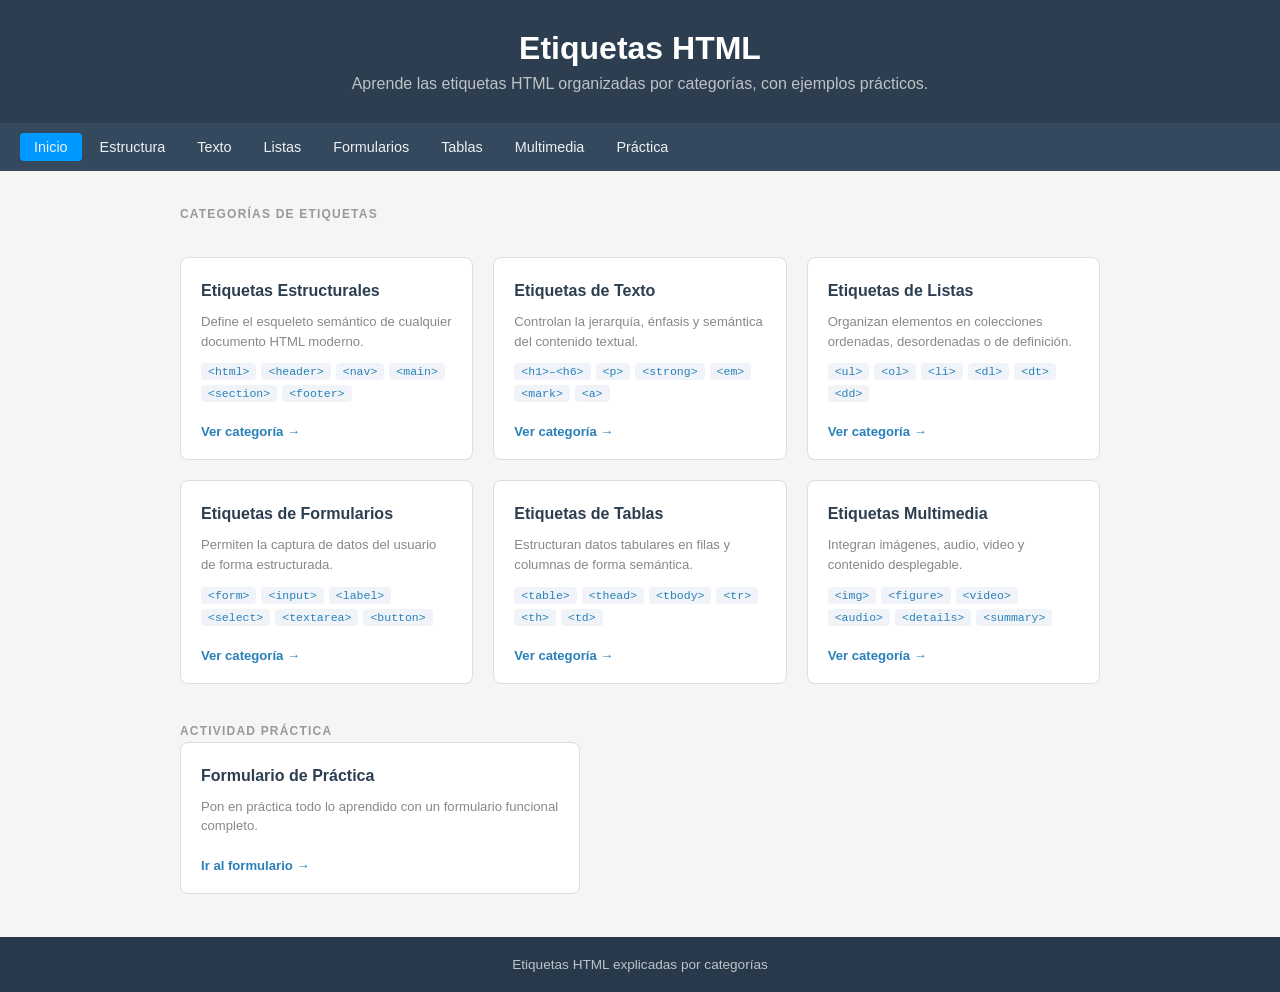
<file: index.html>
<!DOCTYPE html>
<html lang="es">
<head>
  <meta charset="UTF-8">
  <meta name="viewport" content="width=device-width, initial-scale=1.0">
  <title>Etiquetas HTML</title>
  <link rel="stylesheet" href="css/Style.css">
</head>
<body>
<!-- Contenido visible de la página -->
<!-- Encabezado principal -->
<header>
  <h1>Etiquetas HTML</h1>
  <p>Aprende las etiquetas HTML organizadas por categorías, con ejemplos prácticos.</p>
</header>
<!-- Barra de navegación -->
<nav>
  <a href="index.html" class="active">Inicio</a>
  <a href="estructura.html">Estructura</a>
  <a href="texto.html">Texto</a>
  <a href="listas.html">Listas</a>
  <a href="formularios.html">Formularios</a>
  <a href="tablas.html">Tablas</a>
  <a href="multimedia.html">Multimedia</a>
  <a href="practica.html">Práctica</a>
</nav>
<!-- Contenido principal de la página -->
<!-- Zona principal -->
<main>
<!-- Zona de navegación entre categorías -->
  <p class="section-label">Categorías de etiquetas</p>
  <div class="cards-grid">
    <a href="estructura.html" class="card">
      <div class="card-top"><h2>Etiquetas Estructurales</h2></div>
      <p>Define el esqueleto semántico de cualquier documento HTML moderno.</p>
      <div class="card-tags"><code>&lt;html&gt;</code><code>&lt;header&gt;</code><code>&lt;nav&gt;</code><code>&lt;main&gt;</code><code>&lt;section&gt;</code><code>&lt;footer&gt;</code></div>
      <div class="card-link">Ver categoría →</div>
    </a>
    <a href="texto.html" class="card">
      <div class="card-top"><h2>Etiquetas de Texto</h2></div>
      <p>Controlan la jerarquía, énfasis y semántica del contenido textual.</p>
      <div class="card-tags"><code>&lt;h1&gt;–&lt;h6&gt;</code><code>&lt;p&gt;</code><code>&lt;strong&gt;</code><code>&lt;em&gt;</code><code>&lt;mark&gt;</code><code>&lt;a&gt;</code></div>
      <div class="card-link">Ver categoría →</div>
    </a>
    <a href="listas.html" class="card">
      <div class="card-top"><h2>Etiquetas de Listas</h2></div>
      <p>Organizan elementos en colecciones ordenadas, desordenadas o de definición.</p>
      <div class="card-tags"><code>&lt;ul&gt;</code><code>&lt;ol&gt;</code><code>&lt;li&gt;</code><code>&lt;dl&gt;</code><code>&lt;dt&gt;</code><code>&lt;dd&gt;</code></div>
      <div class="card-link">Ver categoría →</div>
    </a>
    <a href="formularios.html" class="card">
      <div class="card-top"><h2>Etiquetas de Formularios</h2></div>
      <p>Permiten la captura de datos del usuario de forma estructurada.</p>
      <div class="card-tags"><code>&lt;form&gt;</code><code>&lt;input&gt;</code><code>&lt;label&gt;</code><code>&lt;select&gt;</code><code>&lt;textarea&gt;</code><code>&lt;button&gt;</code></div>
      <div class="card-link">Ver categoría →</div>
    </a>
    <a href="tablas.html" class="card">
      <div class="card-top"><h2>Etiquetas de Tablas</h2></div>
      <p>Estructuran datos tabulares en filas y columnas de forma semántica.</p>
      <div class="card-tags"><code>&lt;table&gt;</code><code>&lt;thead&gt;</code><code>&lt;tbody&gt;</code><code>&lt;tr&gt;</code><code>&lt;th&gt;</code><code>&lt;td&gt;</code></div>
      <div class="card-link">Ver categoría →</div>
    </a>
    <a href="multimedia.html" class="card">
      <div class="card-top"><h2>Etiquetas Multimedia</h2></div>
      <p>Integran imágenes, audio, video y contenido desplegable.</p>
      <div class="card-tags"><code>&lt;img&gt;</code><code>&lt;figure&gt;</code><code>&lt;video&gt;</code><code>&lt;audio&gt;</code><code>&lt;details&gt;</code><code>&lt;summary&gt;</code></div>
      <div class="card-link">Ver categoría →</div>
    </a>
  </div>
  <p class="section-label" style="margin-top:40px">Actividad práctica</p>
  <a href="practica.html" class="card" style="max-width:400px">
    <div class="card-top"><h2>Formulario de Práctica</h2></div>
    <p>Pon en práctica todo lo aprendido con un formulario funcional completo.</p>
    <div class="card-link">Ir al formulario →</div>
  </a>
</main>
<!-- Pie de página con información adicional -->
<footer><p>Etiquetas HTML explicadas por categorías</p></footer>
<!-- Botón para volver al inicio de la página -->
<button id="btnTop" onclick="irArriba()" title="Volver arriba">⬆</button>
<!-- Scripts de interacción (botón subir, pestañas, formularios, etc.) -->
<script src="js/script.js"></script>
</body>
</html>
</file>
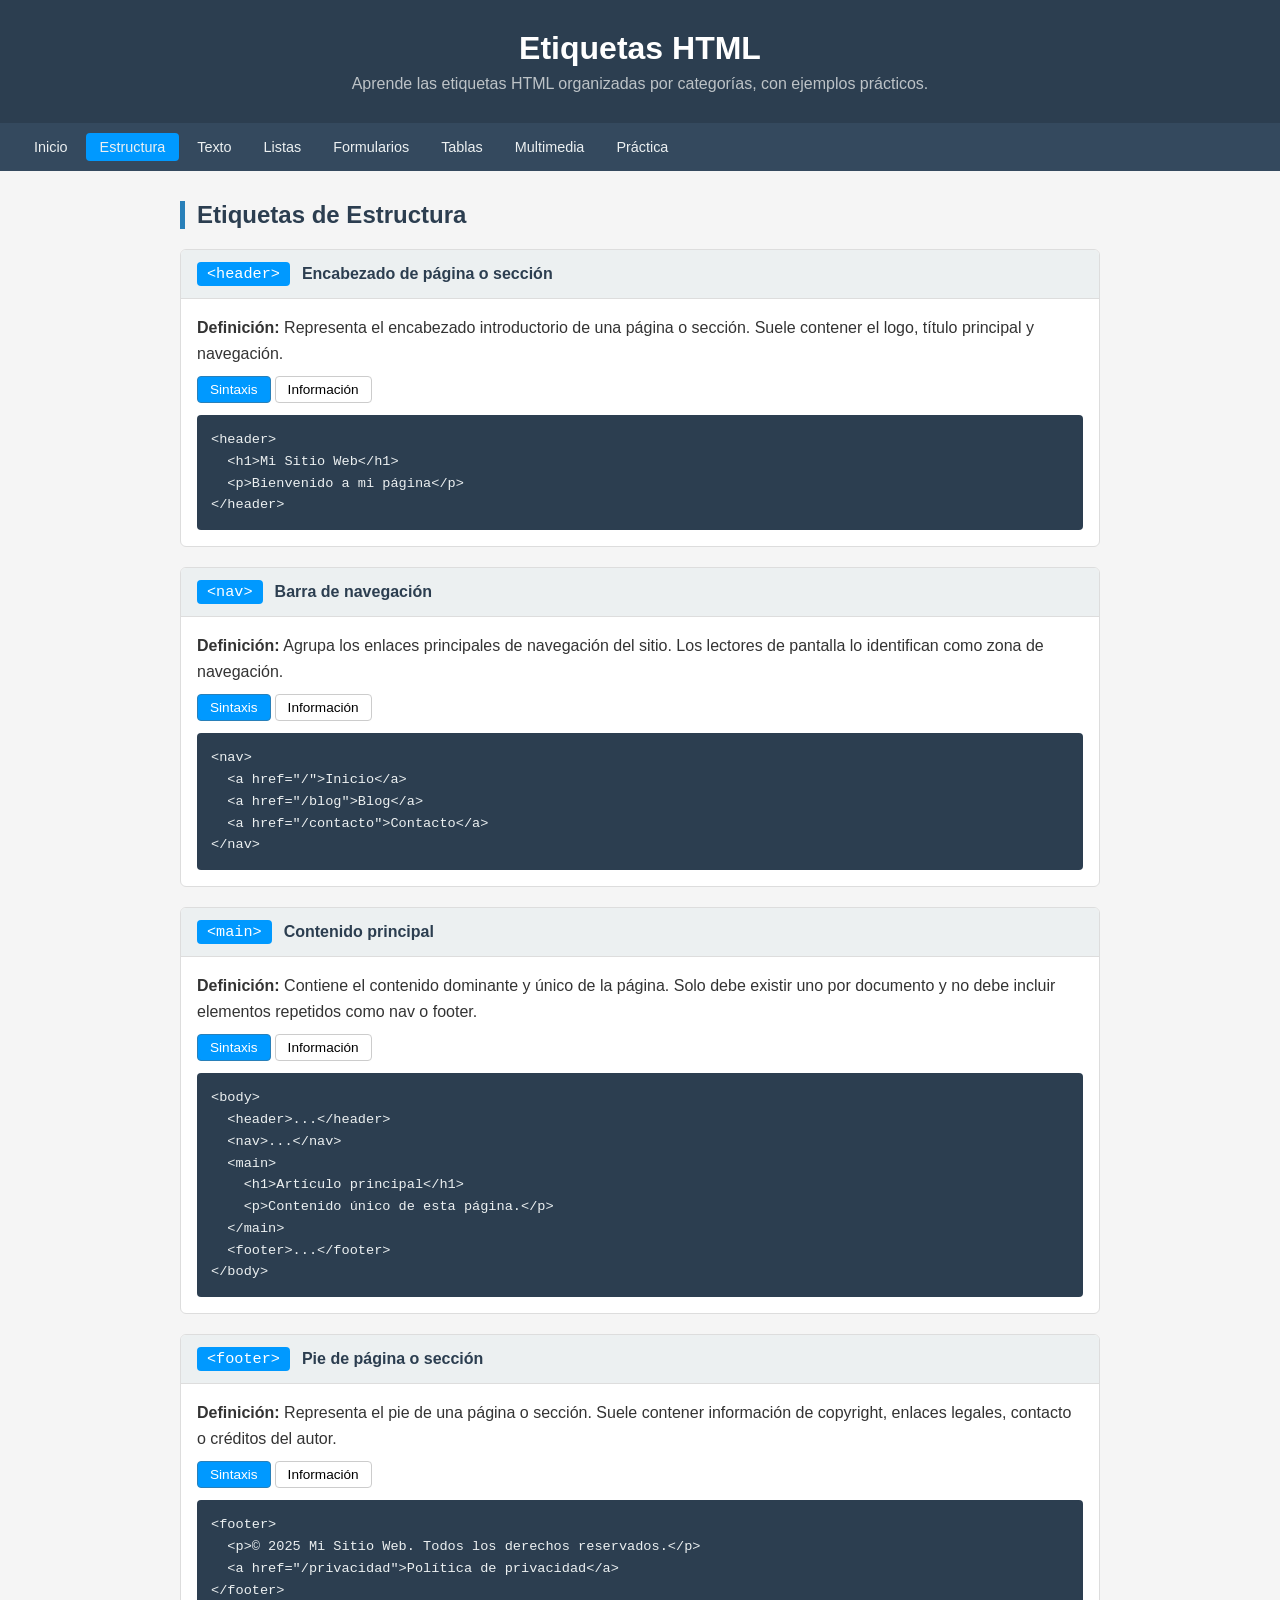
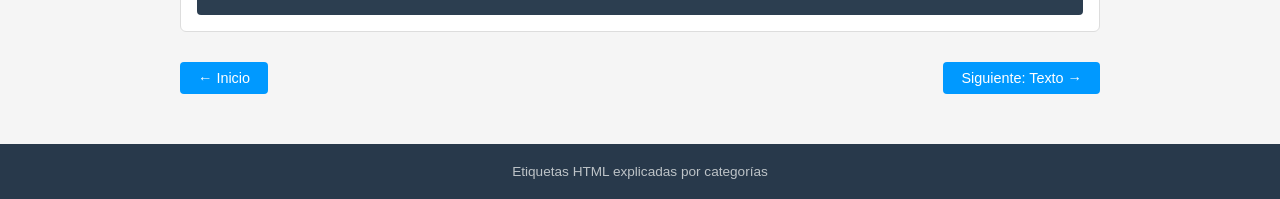
<file: estructura.html>
<!DOCTYPE html>
<html lang="es">
<head>
  <meta charset="UTF-8">
  <meta name="viewport" content="width=device-width, initial-scale=1.0">
  <title>Etiquetas HTML</title>
  <link rel="stylesheet" href="css/Style.css">
</head>
<body>
<!-- Contenido visible de la página -->
<!-- Encabezado principal -->
<header>
  <h1>Etiquetas HTML</h1>
  <p>Aprende las etiquetas HTML organizadas por categorías, con ejemplos prácticos.</p>
</header>
<!-- Barra de navegación -->
<nav>
  <a href="index.html">Inicio</a>
  <a href="estructura.html" class="active">Estructura</a>
  <a href="texto.html">Texto</a>
  <a href="listas.html">Listas</a>
  <a href="formularios.html">Formularios</a>
  <a href="tablas.html">Tablas</a>
  <a href="multimedia.html">Multimedia</a>
  <a href="practica.html">Práctica</a>
</nav>
<!-- Contenido principal de la página -->
<!-- Zona principal -->
<main>
<!-- Sección de contenido de la categoría -->
<section class="categoria">
  <h2 class="categoria-titulo">Etiquetas de Estructura</h2>

  <div class="tarjeta">
    <div class="tarjeta-header">
      <span class="etiqueta-nombre">&lt;header&gt;</span>
      <h3>Encabezado de página o sección</h3>
    </div>
    <div class="tarjeta-body">
      <p><strong>Definición:</strong> Representa el encabezado introductorio de una página o sección. Suele contener el logo, título principal y navegación.</p>
      <div class="tabs">
        <button class="tab-btn active" onclick="tab(this,'header1','sin')">Sintaxis</button>
        <button class="tab-btn" onclick="tab(this,'header1','dem')">Información</button>
      </div>
      <div id="header1-sin" class="tab-panel active">
<pre>&lt;header&gt;
  &lt;h1&gt;Mi Sitio Web&lt;/h1&gt;
  &lt;p&gt;Bienvenido a mi página&lt;/p&gt;
&lt;/header&gt;</pre>
      </div>
      <div id="header1-dem" class="tab-panel">
        <div class="Información">
          <div style="background:#2c3e50;color:white;padding:14px;border-radius:4px;text-align:center">
            <strong>Mi Sitio Web</strong><br>
            <small style="color:#bdc3c7">Bienvenido a mi página</small>
          </div>
          <p style="margin-top:10px;font-size:0.85rem;color:#888">Puede haber varios <code>&lt;header&gt;</code> en una página (uno por sección), pero solo uno como encabezado principal.</p>
        </div>
      </div>
    </div>
  </div>

  <div class="tarjeta">
    <div class="tarjeta-header">
      <span class="etiqueta-nombre">&lt;nav&gt;</span>
      <h3>Barra de navegación</h3>
    </div>
    <div class="tarjeta-body">
      <p><strong>Definición:</strong> Agrupa los enlaces principales de navegación del sitio. Los lectores de pantalla lo identifican como zona de navegación.</p>
      <div class="tabs">
        <button class="tab-btn active" onclick="tab(this,'nav1','sin')">Sintaxis</button>
        <button class="tab-btn" onclick="tab(this,'nav1','dem')">Información</button>
      </div>
      <div id="nav1-sin" class="tab-panel active">
<pre>&lt;nav&gt;
  &lt;a href="/"&gt;Inicio&lt;/a&gt;
  &lt;a href="/blog"&gt;Blog&lt;/a&gt;
  &lt;a href="/contacto"&gt;Contacto&lt;/a&gt;
&lt;/nav&gt;</pre>
      </div>
      <div id="nav1-dem" class="tab-panel">
        <div class="Información">
          <div style="background:#34495e;padding:10px 16px;border-radius:4px;display:flex;gap:10px;flex-wrap:wrap">
            <a href="#" style="color:#ecf0f1;text-decoration:none;padding:4px 10px;border-radius:4px;background:#2980b9;font-size:0.85rem">Inicio</a>
            <a href="#" style="color:#ecf0f1;text-decoration:none;padding:4px 10px;border-radius:4px;font-size:0.85rem">Blog</a>
            <a href="#" style="color:#ecf0f1;text-decoration:none;padding:4px 10px;border-radius:4px;font-size:0.85rem">Contacto</a>
          </div>
          <p style="margin-top:10px;font-size:0.85rem;color:#888">No uses <code>&lt;nav&gt;</code> para todos los grupos de enlaces, solo para los bloques de navegación principales.</p>
        </div>
      </div>
    </div>
  </div>

  <div class="tarjeta">
    <div class="tarjeta-header">
      <span class="etiqueta-nombre">&lt;main&gt;</span>
      <h3>Contenido principal</h3>
    </div>
    <div class="tarjeta-body">
      <p><strong>Definición:</strong> Contiene el contenido dominante y único de la página. Solo debe existir uno por documento y no debe incluir elementos repetidos como nav o footer.</p>
      <div class="tabs">
        <button class="tab-btn active" onclick="tab(this,'main1','sin')">Sintaxis</button>
        <button class="tab-btn" onclick="tab(this,'main1','dem')">Información</button>
      </div>
      <div id="main1-sin" class="tab-panel active">
<pre>&lt;body&gt;
  &lt;header&gt;...&lt;/header&gt;
  &lt;nav&gt;...&lt;/nav&gt;
  &lt;main&gt;
    &lt;h1&gt;Artículo principal&lt;/h1&gt;
    &lt;p&gt;Contenido único de esta página.&lt;/p&gt;
  &lt;/main&gt;
  &lt;footer&gt;...&lt;/footer&gt;
&lt;/body&gt;</pre>
      </div>
      <div id="main1-dem" class="tab-panel">
        <div class="Información">
          <div style="border:2px dashed #2980b9;border-radius:4px;padding:14px;font-size:0.85rem">
            <strong style="color:#2980b9">&lt;main&gt;</strong>
            <p style="margin-top:6px">Todo el contenido principal y único de la página va aquí.</p>
          </div>
          <p style="margin-top:10px;font-size:0.85rem;color:#888">Solo un <code>&lt;main&gt;</code> por página. Ayuda a los lectores de pantalla a saltar directo al contenido.</p>
        </div>
      </div>
    </div>
  </div>

  <div class="tarjeta">
    <div class="tarjeta-header">
      <span class="etiqueta-nombre">&lt;footer&gt;</span>
      <h3>Pie de página o sección</h3>
    </div>
    <div class="tarjeta-body">
      <p><strong>Definición:</strong> Representa el pie de una página o sección. Suele contener información de copyright, enlaces legales, contacto o créditos del autor.</p>
      <div class="tabs">
        <button class="tab-btn active" onclick="tab(this,'footer1','sin')">Sintaxis</button>
        <button class="tab-btn" onclick="tab(this,'footer1','dem')">Información</button>
      </div>
      <div id="footer1-sin" class="tab-panel active">
<pre>&lt;footer&gt;
  &lt;p&gt;© 2025 Mi Sitio Web. Todos los derechos reservados.&lt;/p&gt;
  &lt;a href="/privacidad"&gt;Política de privacidad&lt;/a&gt;
&lt;/footer&gt;</pre>
      </div>
      <div id="footer1-dem" class="tab-panel">
        <div class="Información">
          <div style="background:#2c3e50;color:#bdc3c7;padding:14px;border-radius:4px;text-align:center;font-size:0.85rem">
            © 2025 Mi Sitio Web. Todos los derechos reservados.<br>
            <a href="#" style="color:#2980b9;margin-top:4px;display:inline-block">Política de privacidad</a>
          </div>
        </div>
      </div>
    </div>
  </div>

  <!-- Navegación entre páginas de la guía -->
  <div class="paginacion">
    <a href="index.html">← Inicio</a>
    <a href="texto.html">Siguiente: Texto →</a>
  </div>
</section>
</main>
<!-- Pie de página con información adicional -->
<footer><p>Etiquetas HTML explicadas por categorías</p></footer>
<!-- Botón para volver al inicio de la página -->
<button id="btnTop" onclick="irArriba()" title="Volver arriba">⬆</button>
<!-- Scripts de interacción (botón subir, pestañas, formularios, etc.) -->
<script src="js/script.js"></script>
</body>
</html>
</file>
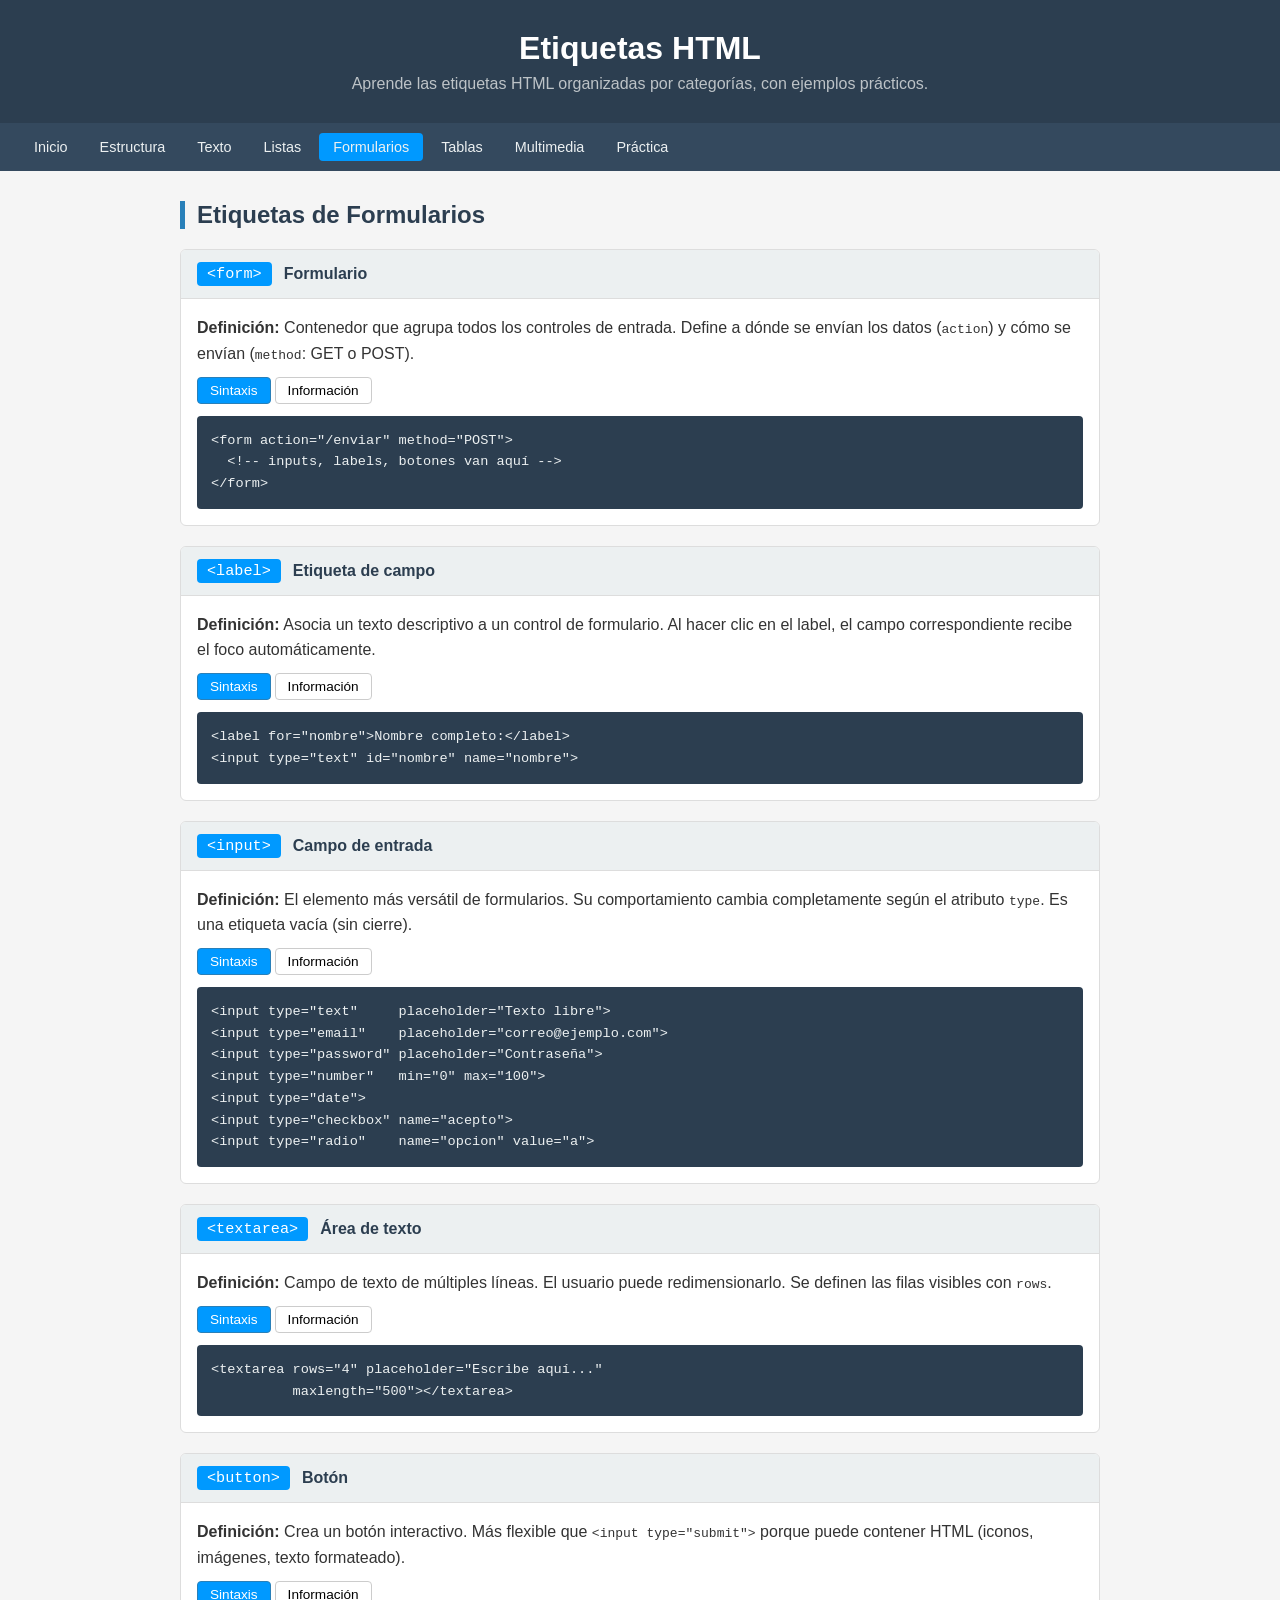
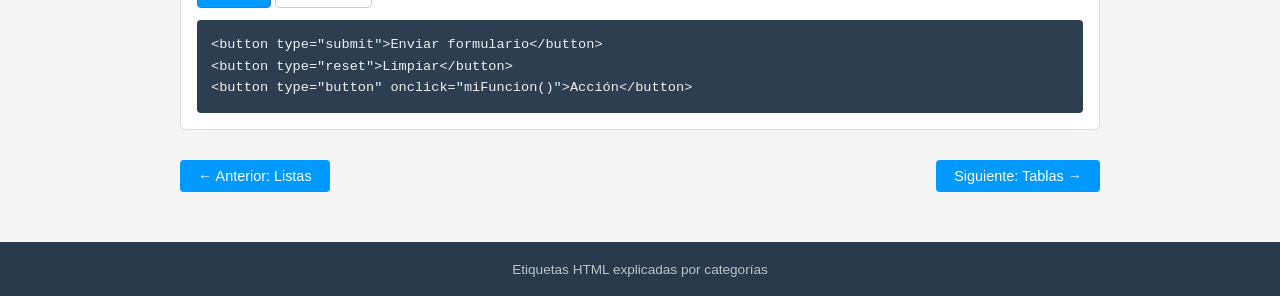
<file: formularios.html>
<!DOCTYPE html>
<html lang="es">
<head>
  <meta charset="UTF-8">
  <meta name="viewport" content="width=device-width, initial-scale=1.0">
  <title>Etiquetas HTML</title>
  <link rel="stylesheet" href="css/Style.css">
</head>
<body>
<!-- Contenido visible de la página -->
<!-- Encabezado principal -->
<header>
  <h1>Etiquetas HTML</h1>
  <p>Aprende las etiquetas HTML organizadas por categorías, con ejemplos prácticos.</p>
</header>
<!-- Barra de navegación -->
<nav>
  <a href="index.html">Inicio</a>
  <a href="estructura.html">Estructura</a>
  <a href="texto.html">Texto</a>
  <a href="listas.html">Listas</a>
  <a href="formularios.html" class="active">Formularios</a>
  <a href="tablas.html">Tablas</a>
  <a href="multimedia.html">Multimedia</a>
  <a href="practica.html">Práctica</a>
</nav>
<!-- Contenido principal de la página -->
<!-- Zona principal -->
<main>
<!-- Sección de contenido de la categoría -->
<section class="categoria">
  <h2 class="categoria-titulo">Etiquetas de Formularios</h2>

  <div class="tarjeta">
    <div class="tarjeta-header">
      <span class="etiqueta-nombre">&lt;form&gt;</span>
      <h3>Formulario</h3>
    </div>
    <div class="tarjeta-body">
      <p><strong>Definición:</strong> Contenedor que agrupa todos los controles de entrada. Define a dónde se envían los datos (<code>action</code>) y cómo se envían (<code>method</code>: GET o POST).</p>
      <div class="tabs">
        <button class="tab-btn active" onclick="tab(this,'form1','sin')">Sintaxis</button>
        <button class="tab-btn" onclick="tab(this,'form1','dem')">Información</button>
      </div>
      <div id="form1-sin" class="tab-panel active">
<pre>&lt;form action="/enviar" method="POST"&gt;
  &lt;!-- inputs, labels, botones van aquí --&gt;
&lt;/form&gt;</pre>
      </div>
      <div id="form1-dem" class="tab-panel">
        <div class="Información">
          <p style="font-size:0.85rem">El atributo <code>action</code> define la URL a la que se envían los datos. <code>method="POST"</code> los envía en el cuerpo de la petición.</p>
          <p style="margin-top:8px;font-size:0.85rem;color:#888">Usa siempre <code>POST</code> para contraseñas o datos personales.</p>
        </div>
      </div>
    </div>
  </div>

  <div class="tarjeta">
    <div class="tarjeta-header">
      <span class="etiqueta-nombre">&lt;label&gt;</span>
      <h3>Etiqueta de campo</h3>
    </div>
    <div class="tarjeta-body">
      <p><strong>Definición:</strong> Asocia un texto descriptivo a un control de formulario. Al hacer clic en el label, el campo correspondiente recibe el foco automáticamente.</p>
      <div class="tabs">
        <button class="tab-btn active" onclick="tab(this,'label1','sin')">Sintaxis</button>
        <button class="tab-btn" onclick="tab(this,'label1','dem')">Información</button>
      </div>
      <div id="label1-sin" class="tab-panel active">
<pre>&lt;label for="nombre"&gt;Nombre completo:&lt;/label&gt;
&lt;input type="text" id="nombre" name="nombre"&gt;</pre>
      </div>
      <div id="label1-dem" class="tab-panel">
        <div class="Información">
          <form onsubmit="return false">
            <label style="display:flex;flex-direction:column;gap:4px;font-size:0.85rem;color:#555;font-weight:bold">
              Nombre completo:
              <input type="text" placeholder="Ana García" style="padding:6px;border:1px solid #ccc;border-radius:4px">
            </label>
          </form>
          <p style="margin-top:8px;font-size:0.85rem;color:#888">El <code>&lt;label&gt;</code> es fundamental para accesibilidad.</p>
        </div>
      </div>
    </div>
  </div>

  <div class="tarjeta">
    <div class="tarjeta-header">
      <span class="etiqueta-nombre">&lt;input&gt;</span>
      <h3>Campo de entrada</h3>
    </div>
    <div class="tarjeta-body">
      <p><strong>Definición:</strong> El elemento más versátil de formularios. Su comportamiento cambia completamente según el atributo <code>type</code>. Es una etiqueta vacía (sin cierre).</p>
      <div class="tabs">
        <button class="tab-btn active" onclick="tab(this,'input1','sin')">Sintaxis</button>
        <button class="tab-btn" onclick="tab(this,'input1','dem')">Información</button>
      </div>
      <div id="input1-sin" class="tab-panel active">
<pre>&lt;input type="text"     placeholder="Texto libre"&gt;
&lt;input type="email"    placeholder="correo@ejemplo.com"&gt;
&lt;input type="password" placeholder="Contraseña"&gt;
&lt;input type="number"   min="0" max="100"&gt;
&lt;input type="date"&gt;
&lt;input type="checkbox" name="acepto"&gt;
&lt;input type="radio"    name="opcion" value="a"&gt;</pre>
      </div>
      <div id="input1-dem" class="tab-panel">
        <div class="Información">
          <form onsubmit="return false" style="display:flex;flex-direction:column;gap:8px">
            <input type="text"     placeholder="text — Texto libre" style="padding:6px;border:1px solid #ccc;border-radius:4px">
            <input type="email"    placeholder="email — correo@ejemplo.com" style="padding:6px;border:1px solid #ccc;border-radius:4px">
            <input type="password" placeholder="password — Contraseña" style="padding:6px;border:1px solid #ccc;border-radius:4px">
            <input type="number"   placeholder="number — 0 a 100" min="0" max="100" style="padding:6px;border:1px solid #ccc;border-radius:4px">
            <input type="date" style="padding:6px;border:1px solid #ccc;border-radius:4px">
            <label style="display:flex;align-items:center;gap:6px;font-size:0.85rem"><input type="checkbox"> checkbox</label>
            <label style="display:flex;align-items:center;gap:6px;font-size:0.85rem"><input type="radio" name="r"> radio</label>
          </form>
        </div>
      </div>
    </div>
  </div>

  <div class="tarjeta">
    <div class="tarjeta-header">
      <span class="etiqueta-nombre">&lt;textarea&gt;</span>
      <h3>Área de texto</h3>
    </div>
    <div class="tarjeta-body">
      <p><strong>Definición:</strong> Campo de texto de múltiples líneas. El usuario puede redimensionarlo. Se definen las filas visibles con <code>rows</code>.</p>
      <div class="tabs">
        <button class="tab-btn active" onclick="tab(this,'textarea1','sin')">Sintaxis</button>
        <button class="tab-btn" onclick="tab(this,'textarea1','dem')">Información</button>
      </div>
      <div id="textarea1-sin" class="tab-panel active">
<pre>&lt;textarea rows="4" placeholder="Escribe aquí..."
          maxlength="500"&gt;&lt;/textarea&gt;</pre>
      </div>
      <div id="textarea1-dem" class="tab-panel">
        <div class="Información">
          <form onsubmit="return false">
            <label style="display:flex;flex-direction:column;gap:4px;font-size:0.85rem;font-weight:bold;color:#555">
              Tu mensaje:
              <textarea rows="3" placeholder="Escribe aquí..." style="padding:6px;border:1px solid #ccc;border-radius:4px;font-family:Arial;resize:vertical"></textarea>
            </label>
          </form>
        </div>
      </div>
    </div>
  </div>

  <div class="tarjeta">
    <div class="tarjeta-header">
      <span class="etiqueta-nombre">&lt;button&gt;</span>
      <h3>Botón</h3>
    </div>
    <div class="tarjeta-body">
      <p><strong>Definición:</strong> Crea un botón interactivo. Más flexible que <code>&lt;input type="submit"&gt;</code> porque puede contener HTML (iconos, imágenes, texto formateado).</p>
      <div class="tabs">
        <button class="tab-btn active" onclick="tab(this,'button1','sin')">Sintaxis</button>
        <button class="tab-btn" onclick="tab(this,'button1','dem')">Información</button>
      </div>
      <div id="button1-sin" class="tab-panel active">
<pre>&lt;button type="submit"&gt;Enviar formulario&lt;/button&gt;
&lt;button type="reset"&gt;Limpiar&lt;/button&gt;
&lt;button type="button" onclick="miFuncion()"&gt;Acción&lt;/button&gt;</pre>
      </div>
      <div id="button1-dem" class="tab-panel">
        <div class="Información" style="display:flex;gap:10px;flex-wrap:wrap;align-items:center">
          <button style="background:#2980b9;color:white;border:none;padding:8px 16px;border-radius:4px;cursor:pointer">✔ Enviar</button>
          <button style="background:#ecf0f1;color:#333;border:1px solid #ccc;padding:8px 16px;border-radius:4px;cursor:pointer">↺ Limpiar</button>
          <button style="background:#27ae60;color:white;border:none;padding:8px 16px;border-radius:4px;cursor:pointer">⬇ Descargar</button>
        </div>
      </div>
    </div>
  </div>

  <!-- Navegación entre páginas de la guía -->
  <div class="paginacion">
    <a href="listas.html">← Anterior: Listas</a>
    <a href="tablas.html">Siguiente: Tablas →</a>
  </div>
</section>
</main>
<!-- Pie de página con información adicional -->
<footer><p>Etiquetas HTML explicadas por categorías</p></footer>
<!-- Botón para volver al inicio de la página -->
<button id="btnTop" onclick="irArriba()" title="Volver arriba">⬆</button>
<!-- Scripts de interacción (botón subir, pestañas, formularios, etc.) -->
<script src="js/script.js"></script>
</body>
</html>
</file>
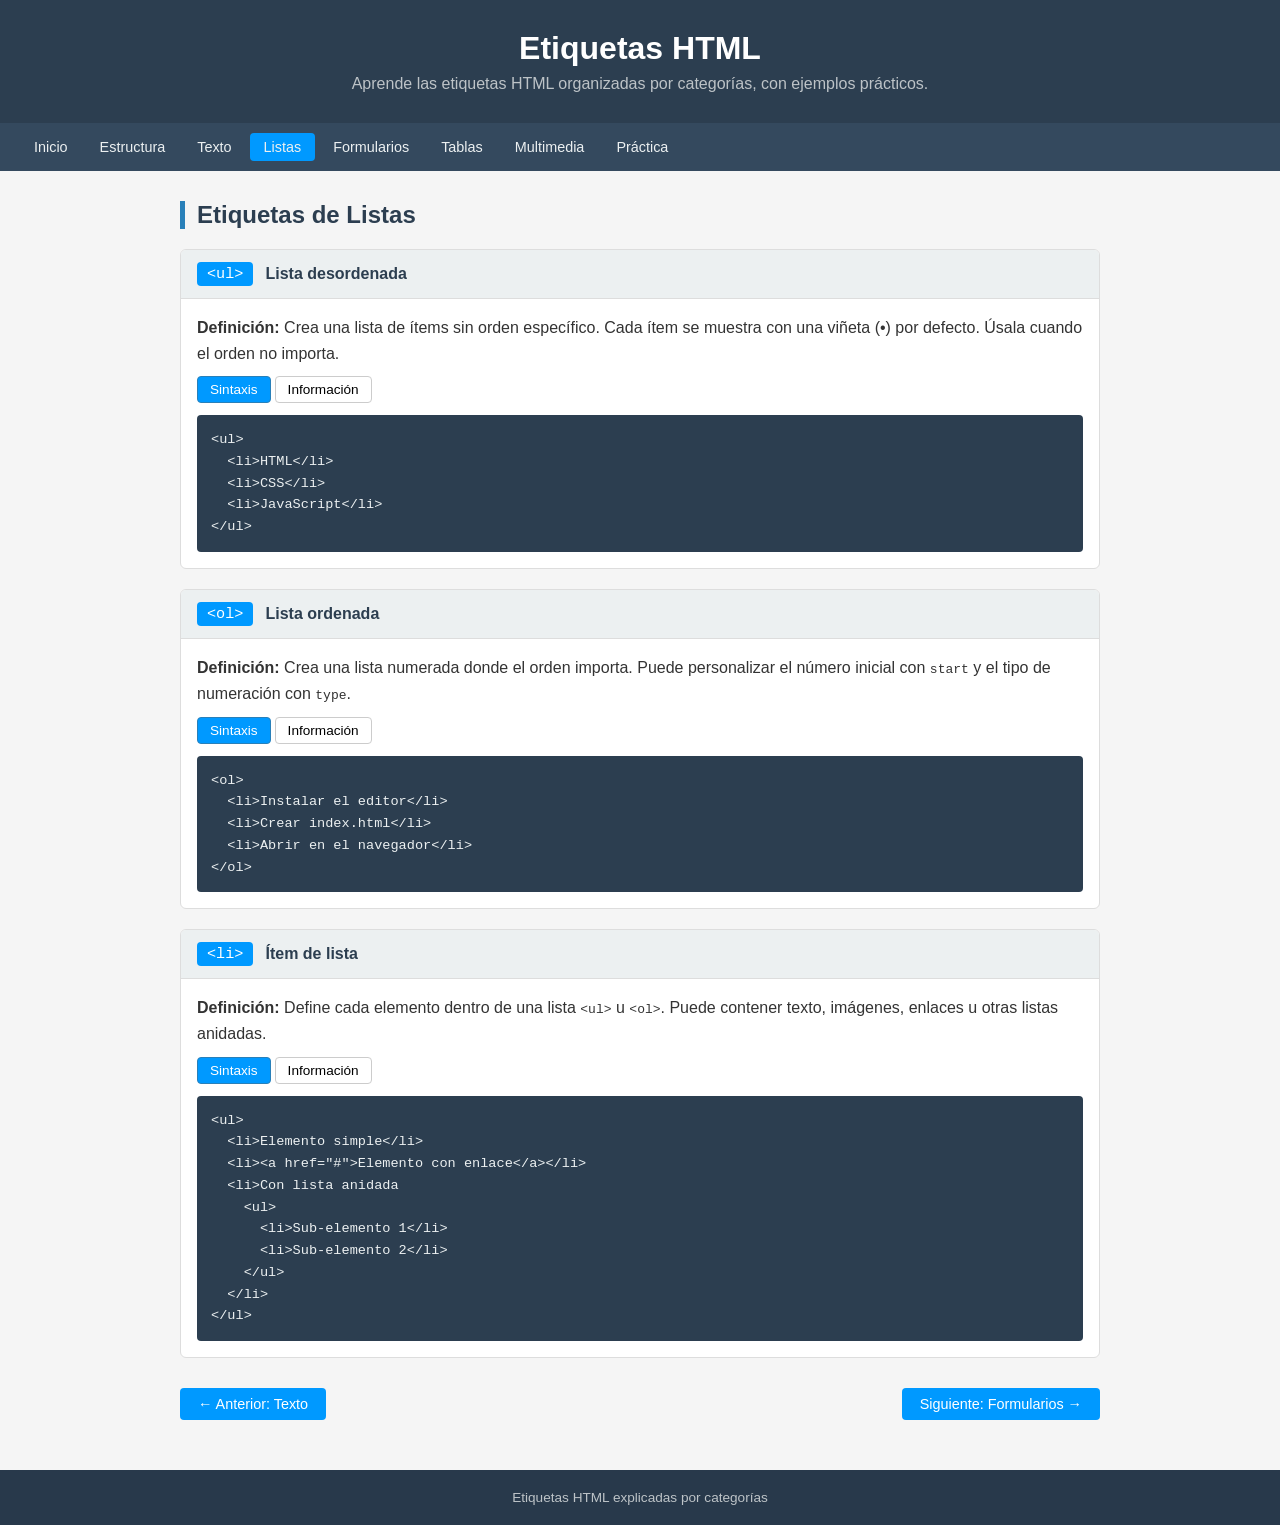
<file: listas.html>
<!DOCTYPE html>
<html lang="es">
<head>
  <meta charset="UTF-8">
  <meta name="viewport" content="width=device-width, initial-scale=1.0">
  <title>Etiquetas HTML</title>
  <link rel="stylesheet" href="css/Style.css">
</head>
<body>
<!-- Contenido visible de la página -->
<!-- Encabezado principal -->
<header>
  <h1>Etiquetas HTML</h1>
  <p>Aprende las etiquetas HTML organizadas por categorías, con ejemplos prácticos.</p>
</header>
<!-- Barra de navegación -->
<nav>
  <a href="index.html">Inicio</a>
  <a href="estructura.html">Estructura</a>
  <a href="texto.html">Texto</a>
  <a href="listas.html" class="active">Listas</a>
  <a href="formularios.html">Formularios</a>
  <a href="tablas.html">Tablas</a>
  <a href="multimedia.html">Multimedia</a>
  <a href="practica.html">Práctica</a>
</nav>
<!-- Contenido principal de la página -->
<!-- Zona principal -->
<main>
<!-- Sección de contenido de la categoría -->
<section class="categoria">
  <h2 class="categoria-titulo">Etiquetas de Listas</h2>

  <div class="tarjeta">
    <div class="tarjeta-header">
      <span class="etiqueta-nombre">&lt;ul&gt;</span>
      <h3>Lista desordenada</h3>
    </div>
    <div class="tarjeta-body">
      <p><strong>Definición:</strong> Crea una lista de ítems sin orden específico. Cada ítem se muestra con una viñeta (•) por defecto. Úsala cuando el orden no importa.</p>
      <div class="tabs">
        <button class="tab-btn active" onclick="tab(this,'ul1','sin')">Sintaxis</button>
        <button class="tab-btn" onclick="tab(this,'ul1','dem')">Información</button>
      </div>
      <div id="ul1-sin" class="tab-panel active">
<pre>&lt;ul&gt;
  &lt;li&gt;HTML&lt;/li&gt;
  &lt;li&gt;CSS&lt;/li&gt;
  &lt;li&gt;JavaScript&lt;/li&gt;
&lt;/ul&gt;</pre>
      </div>
      <div id="ul1-dem" class="tab-panel">
        <div class="Información">
          <ul><li>HTML</li><li>CSS</li><li>JavaScript</li></ul>
          <p style="margin-top:10px;font-size:0.85rem;color:#888">💡 Ideal para: ingredientes, características, opciones, menús de navegación.</p>
        </div>
      </div>
    </div>
  </div>

  <div class="tarjeta">
    <div class="tarjeta-header">
      <span class="etiqueta-nombre">&lt;ol&gt;</span>
      <h3>Lista ordenada</h3>
    </div>
    <div class="tarjeta-body">
      <p><strong>Definición:</strong> Crea una lista numerada donde el orden importa. Puede personalizar el número inicial con <code>start</code> y el tipo de numeración con <code>type</code>.</p>
      <div class="tabs">
        <button class="tab-btn active" onclick="tab(this,'ol1','sin')">Sintaxis</button>
        <button class="tab-btn" onclick="tab(this,'ol1','dem')">Información</button>
      </div>
      <div id="ol1-sin" class="tab-panel active">
<pre>&lt;ol&gt;
  &lt;li&gt;Instalar el editor&lt;/li&gt;
  &lt;li&gt;Crear index.html&lt;/li&gt;
  &lt;li&gt;Abrir en el navegador&lt;/li&gt;
&lt;/ol&gt;</pre>
      </div>
      <div id="ol1-dem" class="tab-panel">
        <div class="Información" style="display:grid;grid-template-columns:1fr 1fr;gap:16px">
          <div>
            <p style="font-size:0.85rem;font-weight:bold;margin-bottom:6px">Pasos:</p>
            <ol><li>Instalar el editor</li><li>Crear index.html</li><li>Abrir en el navegador</li></ol>
          </div>
          <div>
            <p style="font-size:0.85rem;font-weight:bold;margin-bottom:6px">Con letras:</p>
            <ol type="A" start="3"><li>Opción C</li><li>Opción D</li></ol>
          </div>
        </div>
      </div>
    </div>
  </div>

  <div class="tarjeta">
    <div class="tarjeta-header">
      <span class="etiqueta-nombre">&lt;li&gt;</span>
      <h3>Ítem de lista</h3>
    </div>
    <div class="tarjeta-body">
      <p><strong>Definición:</strong> Define cada elemento dentro de una lista <code>&lt;ul&gt;</code> u <code>&lt;ol&gt;</code>. Puede contener texto, imágenes, enlaces u otras listas anidadas.</p>
      <div class="tabs">
        <button class="tab-btn active" onclick="tab(this,'li1','sin')">Sintaxis</button>
        <button class="tab-btn" onclick="tab(this,'li1','dem')">Información</button>
      </div>
      <div id="li1-sin" class="tab-panel active">
<pre>&lt;ul&gt;
  &lt;li&gt;Elemento simple&lt;/li&gt;
  &lt;li&gt;&lt;a href="#"&gt;Elemento con enlace&lt;/a&gt;&lt;/li&gt;
  &lt;li&gt;Con lista anidada
    &lt;ul&gt;
      &lt;li&gt;Sub-elemento 1&lt;/li&gt;
      &lt;li&gt;Sub-elemento 2&lt;/li&gt;
    &lt;/ul&gt;
  &lt;/li&gt;
&lt;/ul&gt;</pre>
      </div>
      <div id="li1-dem" class="tab-panel">
        <div class="Información">
          <ul>
            <li>Elemento simple</li>
            <li><a href="#">Elemento con enlace</a></li>
            <li>Elemento con lista anidada<ul><li>Sub-elemento 1</li><li>Sub-elemento 2</li></ul></li>
          </ul>
        </div>
      </div>
    </div>
  </div>

  <!-- Navegación entre páginas de la guía -->
  <div class="paginacion">
    <a href="texto.html">← Anterior: Texto</a>
    <a href="formularios.html">Siguiente: Formularios →</a>
  </div>
</section>
</main>
<!-- Pie de página con información adicional -->
<footer><p>Etiquetas HTML explicadas por categorías</p></footer>
<!-- Botón para volver al inicio de la página -->
<button id="btnTop" onclick="irArriba()" title="Volver arriba">⬆</button>
<!-- Scripts de interacción (botón subir, pestañas, formularios, etc.) -->
<script src="js/script.js"></script>
</body>
</html>
</file>
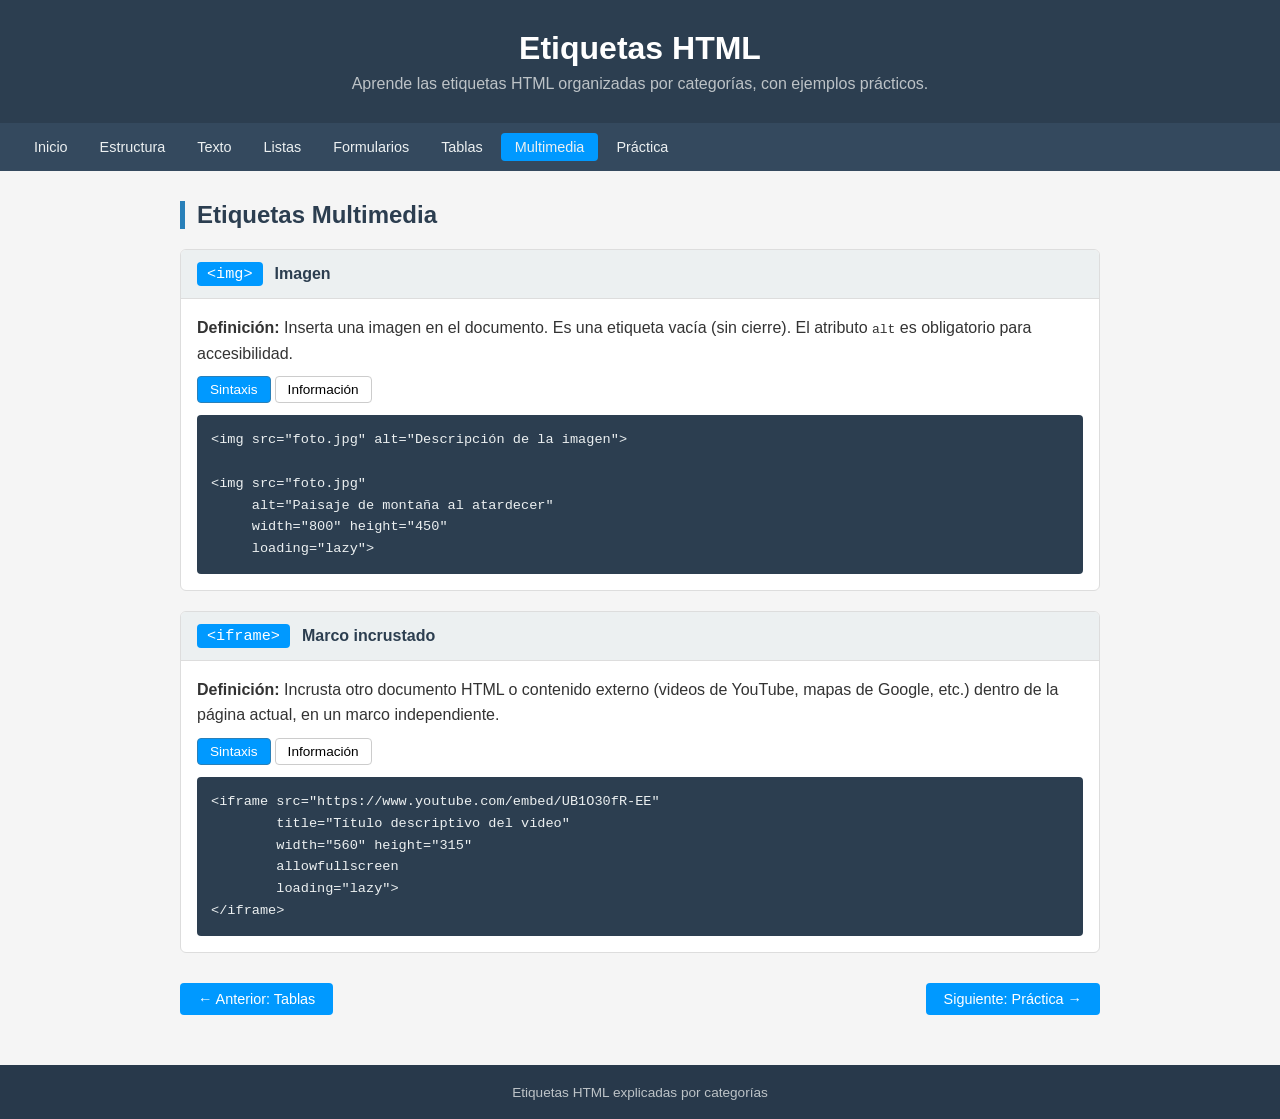
<file: multimedia.html>
<!DOCTYPE html>
<html lang="es">
<head>
  <meta charset="UTF-8">
  <meta name="viewport" content="width=device-width, initial-scale=1.0">
  <title>Etiquetas HTML</title>
  <link rel="stylesheet" href="css/Style.css">
</head>
<body>
<!-- Contenido visible de la página -->
<!-- Encabezado principal -->
<header>
  <h1>Etiquetas HTML</h1>
  <p>Aprende las etiquetas HTML organizadas por categorías, con ejemplos prácticos.</p>
</header>
<!-- Barra de navegación -->
<nav>
  <a href="index.html">Inicio</a>
  <a href="estructura.html">Estructura</a>
  <a href="texto.html">Texto</a>
  <a href="listas.html">Listas</a>
  <a href="formularios.html">Formularios</a>
  <a href="tablas.html">Tablas</a>
  <a href="multimedia.html" class="active">Multimedia</a>
  <a href="practica.html">Práctica</a>
</nav>
<!-- Contenido principal de la página -->
<!-- Zona principal -->
<main>
<!-- Sección de contenido de la categoría -->
<section class="categoria">
  <h2 class="categoria-titulo">Etiquetas Multimedia</h2>

  <div class="tarjeta">
    <div class="tarjeta-header">
      <span class="etiqueta-nombre">&lt;img&gt;</span>
      <h3>Imagen</h3>
    </div>
    <div class="tarjeta-body">
      <p><strong>Definición:</strong> Inserta una imagen en el documento. Es una etiqueta vacía (sin cierre). El atributo <code>alt</code> es obligatorio para accesibilidad.</p>
      <div class="tabs">
        <button class="tab-btn active" onclick="tab(this,'img1','sin')">Sintaxis</button>
        <button class="tab-btn" onclick="tab(this,'img1','dem')">Información</button>
      </div>
      <div id="img1-sin" class="tab-panel active">
<pre>&lt;img src="foto.jpg" alt="Descripción de la imagen"&gt;

&lt;img src="foto.jpg"
     alt="Paisaje de montaña al atardecer"
     width="800" height="450"
     loading="lazy"&gt;</pre>
      </div>
      <div id="img1-dem" class="tab-panel">
        <div class="Información">
          <figure>
            <img src="https://storage.googleapis.com/gx-global-cms/mkt/cdc8836e-f220-48ed-a5fb-1e09de5bb46f.jpg"
                 alt="Foto de ejemplo" style="width:100%;border-radius:4px" loading="lazy">
            <figcaption style="font-size:0.8rem;color:#888;margin-top:6px;font-style:italic">Ejemplo de &lt;img&gt; con alt descriptivo</figcaption>
          </figure>
          <p style="margin-top:8px;font-size:0.85rem;color:#888">Siempre incluye <code>width</code> y <code>height</code> para evitar saltos de diseño mientras carga la página.</p>
        </div>
      </div>
    </div>
  </div>

  <div class="tarjeta">
    <div class="tarjeta-header">
      <span class="etiqueta-nombre">&lt;iframe&gt;</span>
      <h3>Marco incrustado</h3>
    </div>
    <div class="tarjeta-body">
      <p><strong>Definición:</strong> Incrusta otro documento HTML o contenido externo (videos de YouTube, mapas de Google, etc.) dentro de la página actual, en un marco independiente.</p>
      <div class="tabs">
        <button class="tab-btn active" onclick="tab(this,'iframe1','sin')">Sintaxis</button>
        <button class="tab-btn" onclick="tab(this,'iframe1','dem')">Información</button>
      </div>
      <div id="iframe1-sin" class="tab-panel active">
<pre>&lt;iframe src="https://www.youtube.com/embed/UB1O30fR-EE"
        title="Título descriptivo del video"
        width="560" height="315"
        allowfullscreen
        loading="lazy"&gt;
&lt;/iframe&gt;</pre>
      </div>
      <div id="iframe1-dem" class="tab-panel">
        <div class="Información">
          <div style="position:relative;padding-bottom:56.25%;height:0;overflow:hidden;border-radius:4px">
            <iframe src="https://www.youtube.com/embed/UB1O30fR-EE"
                    title="Tutorial de HTML"
                    style="position:absolute;top:0;left:0;width:100%;height:100%;border:0"
                    allowfullscreen loading="lazy">
            </iframe>
          </div>
          <p style="margin-top:8px;font-size:0.85rem;color:#888">Siempre agrega el atributo <code>title</code> para que los lectores de pantalla puedan describir el contenido incrustado.</p>
        </div>
      </div>
    </div>
  </div>

  <!-- Navegación entre páginas de la guía -->
  <div class="paginacion">
    <a href="tablas.html">← Anterior: Tablas</a>
    <a href="practica.html">Siguiente: Práctica →</a>
  </div>
</section>
</main>
<!-- Pie de página con información adicional -->
<footer><p>Etiquetas HTML explicadas por categorías</p></footer>
<!-- Botón para volver al inicio de la página -->
<button id="btnTop" onclick="irArriba()" title="Volver arriba">⬆</button>
<!-- Scripts de interacción (botón subir, pestañas, formularios, etc.) -->
<script src="js/script.js"></script>
</body>
</html>
</file>
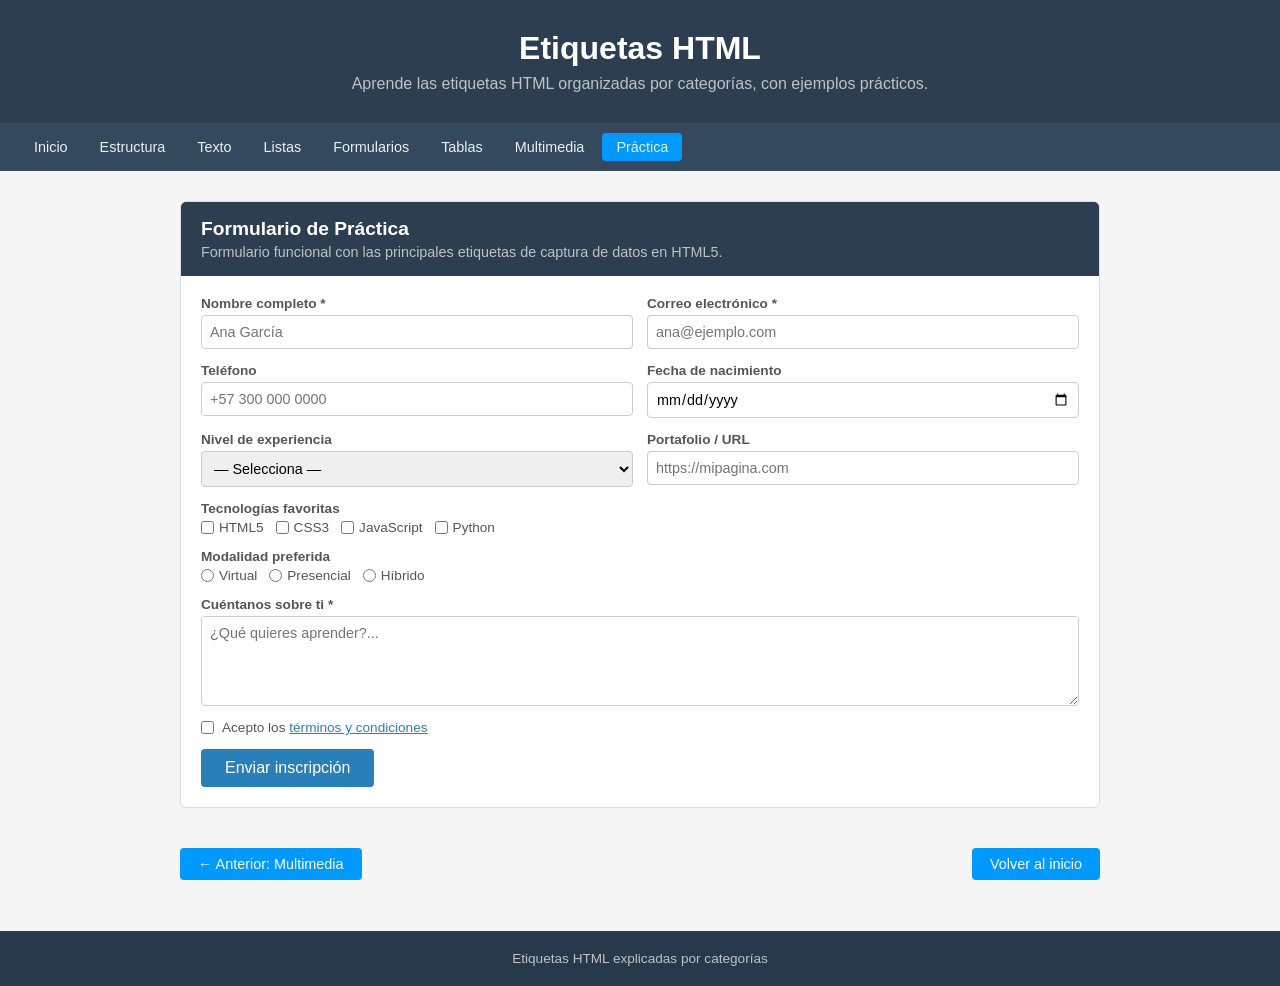
<file: practica.html>
<!DOCTYPE html>
<html lang="es">
<head>
  <meta charset="UTF-8">
  <meta name="viewport" content="width=device-width, initial-scale=1.0">
  <title>Etiquetas HTML</title>
  <link rel="stylesheet" href="css/Style.css">
</head>
<body>
<!-- Contenido visible de la página -->
<!-- Encabezado principal -->
<header>
  <h1>Etiquetas HTML</h1>
  <p>Aprende las etiquetas HTML organizadas por categorías, con ejemplos prácticos.</p>
</header>
<!-- Barra de navegación -->
<nav>
  <a href="index.html">Inicio</a>
  <a href="estructura.html">Estructura</a>
  <a href="texto.html">Texto</a>
  <a href="listas.html">Listas</a>
  <a href="formularios.html">Formularios</a>
  <a href="tablas.html">Tablas</a>
  <a href="multimedia.html">Multimedia</a>
  <a href="practica.html" class="active">Práctica</a>
</nav>
<!-- Contenido principal de la página -->
<!-- Zona principal -->
<main>
  <!-- Sección de formulario de práctica -->
  <div class="form-section">
    <div class="form-section-header">
      <h2>Formulario de Práctica</h2>
      <p>Formulario funcional con las principales etiquetas de captura de datos en HTML5.</p>
    </div>
    <div class="form-body" id="practiceForm">
      <div class="fg">
        <label for="pNombre">Nombre completo *</label>
        <input type="text" id="pNombre" name="nombre" placeholder="Ana García" required>
      </div>
      <div class="fg">
        <label for="pEmail">Correo electrónico *</label>
        <input type="email" id="pEmail" name="email" placeholder="ana@ejemplo.com" required>
      </div>
      <div class="fg">
        <label for="pTel">Teléfono</label>
        <input type="tel" id="pTel" name="telefono" placeholder="+57 300 000 0000">
      </div>
      <div class="fg">
        <label for="pFecha">Fecha de nacimiento</label>
        <input type="date" id="pFecha" name="fecha">
      </div>
      <div class="fg">
        <label for="pNivel">Nivel de experiencia</label>
        <select id="pNivel" name="nivel">
          <option value="">— Selecciona —</option>
          <option value="principiante">Principiante</option>
          <option value="intermedio">Intermedio</option>
          <option value="avanzado">Avanzado</option>
        </select>
      </div>
      <div class="fg">
        <label for="pUrl">Portafolio / URL</label>
        <input type="url" id="pUrl" name="url" placeholder="https://mipagina.com">
      </div>
      <div class="fg full">
        <label>Tecnologías favoritas</label>
        <div class="check-group">
          <label><input type="checkbox" name="tech" value="html"> HTML5</label>
          <label><input type="checkbox" name="tech" value="css"> CSS3</label>
          <label><input type="checkbox" name="tech" value="js"> JavaScript</label>
          <label><input type="checkbox" name="tech" value="python"> Python</label>
        </div>
      </div>
      <div class="fg full">
        <label>Modalidad preferida</label>
        <div class="radio-group">
          <label><input type="radio" name="modalidad" value="virtual"> Virtual</label>
          <label><input type="radio" name="modalidad" value="presencial"> Presencial</label>
          <label><input type="radio" name="modalidad" value="hibrido"> Híbrido</label>
        </div>
      </div>
      <div class="fg full">
        <label for="pMensaje">Cuéntanos sobre ti *</label>
        <textarea id="pMensaje" name="mensaje" rows="4" placeholder="¿Qué quieres aprender?..." required></textarea>
      </div>
      <div class="fg full" style="flex-direction:row;align-items:center;gap:8px">
        <input type="checkbox" id="pTerminos" name="terminos" style="width:auto">
        <label for="pTerminos" style="font-weight:normal;cursor:pointer">
          Acepto los <a href="#" style="color:#2980b9">términos y condiciones</a>
        </label>
      </div>
      <button class="btn-enviar" onclick="enviarFormulario()">Enviar inscripción</button>
      <div class="form-msg" id="formMsg"></div>
    </div>
  </div>
  <!-- Navegación entre páginas de la guía -->
  <div class="paginacion">
    <a href="multimedia.html">← Anterior: Multimedia</a>
    <a href="index.html">Volver al inicio</a>
  </div>
</main>
<!-- Pie de página con información adicional -->
<footer><p>Etiquetas HTML explicadas por categorías</p></footer>
<!-- Botón para volver al inicio de la página -->
<button id="btnTop" onclick="irArriba()" title="Volver arriba">⬆</button>
<!-- Scripts de interacción (botón subir, pestañas, formularios, etc.) -->
<script src="js/script.js"></script>
</body>
</html>
</file>
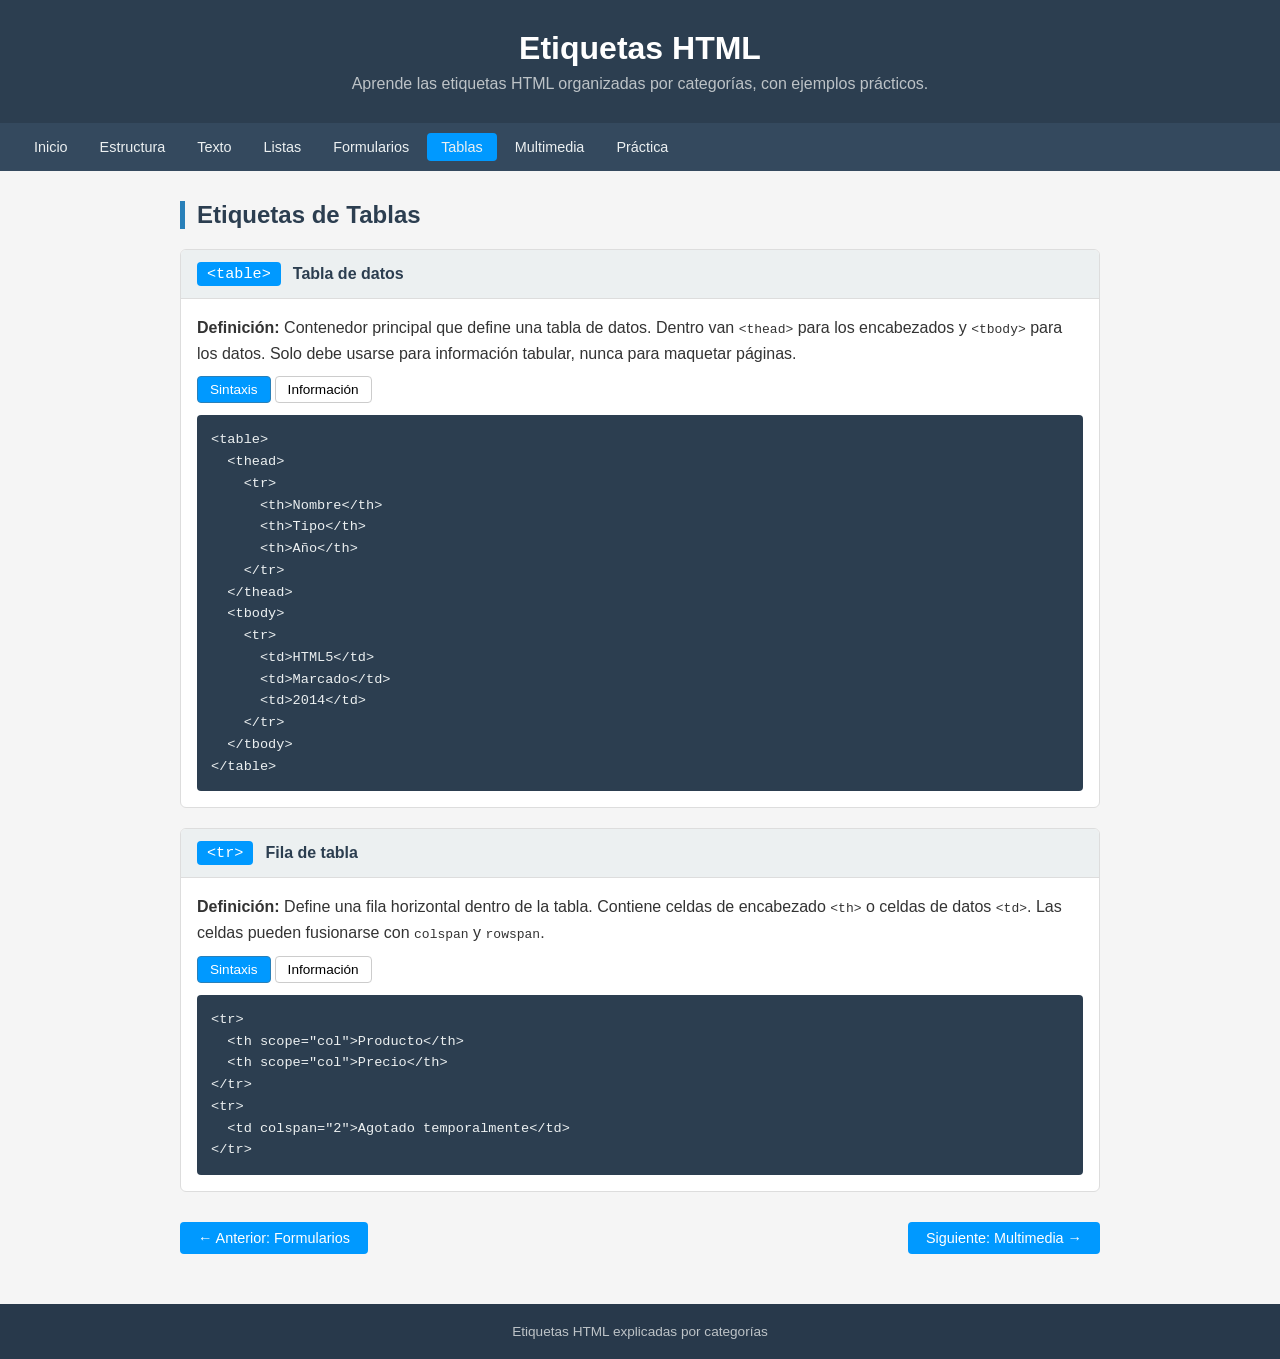
<file: tablas.html>
<!DOCTYPE html>
<html lang="es">
<head>
  <meta charset="UTF-8">
  <meta name="viewport" content="width=device-width, initial-scale=1.0">
  <title>Etiquetas HTML</title>
  <link rel="stylesheet" href="css/Style.css">
</head>
<body>
<!-- Contenido visible de la página -->
<!-- Encabezado principal -->
<header>
  <h1>Etiquetas HTML</h1>
  <p>Aprende las etiquetas HTML organizadas por categorías, con ejemplos prácticos.</p>
</header>
<!-- Barra de navegación -->
<nav>
  <a href="index.html">Inicio</a>
  <a href="estructura.html">Estructura</a>
  <a href="texto.html">Texto</a>
  <a href="listas.html">Listas</a>
  <a href="formularios.html">Formularios</a>
  <a href="tablas.html" class="active">Tablas</a>
  <a href="multimedia.html">Multimedia</a>
  <a href="practica.html">Práctica</a>
</nav>
<!-- Contenido principal de la página -->
<!-- Zona principal -->
<main>
<!-- Sección de contenido de la categoría -->
<section class="categoria">
  <h2 class="categoria-titulo">Etiquetas de Tablas</h2>

  <div class="tarjeta">
    <div class="tarjeta-header">
      <span class="etiqueta-nombre">&lt;table&gt;</span>
      <h3>Tabla de datos</h3>
    </div>
    <div class="tarjeta-body">
      <p><strong>Definición:</strong> Contenedor principal que define una tabla de datos. Dentro van <code>&lt;thead&gt;</code> para los encabezados y <code>&lt;tbody&gt;</code> para los datos. Solo debe usarse para información tabular, nunca para maquetar páginas.</p>
      <div class="tabs">
        <button class="tab-btn active" onclick="tab(this,'table1','sin')">Sintaxis</button>
        <button class="tab-btn" onclick="tab(this,'table1','dem')">Información</button>
      </div>
      <div id="table1-sin" class="tab-panel active">
<pre>&lt;table&gt;
  &lt;thead&gt;
    &lt;tr&gt;
      &lt;th&gt;Nombre&lt;/th&gt;
      &lt;th&gt;Tipo&lt;/th&gt;
      &lt;th&gt;Año&lt;/th&gt;
    &lt;/tr&gt;
  &lt;/thead&gt;
  &lt;tbody&gt;
    &lt;tr&gt;
      &lt;td&gt;HTML5&lt;/td&gt;
      &lt;td&gt;Marcado&lt;/td&gt;
      &lt;td&gt;2014&lt;/td&gt;
    &lt;/tr&gt;
  &lt;/tbody&gt;
&lt;/table&gt;</pre>
      </div>
      <div id="table1-dem" class="tab-panel">
        <div class="Información">
          <table>
            <thead><tr><th>Lenguaje</th><th>Tipo</th><th>Año</th></tr></thead>
            <tbody>
              <tr><td>HTML5</td><td>Marcado</td><td>2014</td></tr>
              <tr><td>CSS3</td><td>Estilos</td><td>2011</td></tr>
              <tr><td>JavaScript</td><td>Programación</td><td>1995</td></tr>
            </tbody>
          </table>
          <p style="margin-top:10px;font-size:0.85rem;color:#888">Nunca uses <code>&lt;table&gt;</code> para diseñar columnas o layouts. Para eso usa CSS Grid o Flexbox.</p>
        </div>
      </div>
    </div>
  </div>

  <div class="tarjeta">
    <div class="tarjeta-header">
      <span class="etiqueta-nombre">&lt;tr&gt;</span>
      <h3>Fila de tabla</h3>
    </div>
    <div class="tarjeta-body">
      <p><strong>Definición:</strong> Define una fila horizontal dentro de la tabla. Contiene celdas de encabezado <code>&lt;th&gt;</code> o celdas de datos <code>&lt;td&gt;</code>. Las celdas pueden fusionarse con <code>colspan</code> y <code>rowspan</code>.</p>
      <div class="tabs">
        <button class="tab-btn active" onclick="tab(this,'tr1','sin')">Sintaxis</button>
        <button class="tab-btn" onclick="tab(this,'tr1','dem')">Información</button>
      </div>
      <div id="tr1-sin" class="tab-panel active">
<pre>&lt;tr&gt;
  &lt;th scope="col"&gt;Producto&lt;/th&gt;
  &lt;th scope="col"&gt;Precio&lt;/th&gt;
&lt;/tr&gt;
&lt;tr&gt;
  &lt;td colspan="2"&gt;Agotado temporalmente&lt;/td&gt;
&lt;/tr&gt;</pre>
      </div>
      <div id="tr1-dem" class="tab-panel">
        <div class="Información">
          <table>
            <thead><tr><th scope="col">Producto</th><th scope="col">Q1</th><th scope="col">Q2</th></tr></thead>
            <tbody>
              <tr><td>Teclado</td><td colspan="2" style="text-align:center;background:#fef9e7">Agotado (colspan=2)</td></tr>
              <tr><td>Mouse</td><td>$35.000</td><td>$30.000</td></tr>
            </tbody>
          </table>
          <p style="margin-top:10px;font-size:0.85rem;color:#888">Usa <code>scope="col"</code> en <code>&lt;th&gt;</code> para indicar que el encabezado corresponde a esa columna.</p>
        </div>
      </div>
    </div>
  </div>

  <!-- Navegación entre páginas de la guía -->
  <div class="paginacion">
    <a href="formularios.html">← Anterior: Formularios</a>
    <a href="multimedia.html">Siguiente: Multimedia →</a>
  </div>
</section>
</main>
<!-- Pie de página con información adicional -->
<footer><p>Etiquetas HTML explicadas por categorías</p></footer>
<!-- Botón para volver al inicio de la página -->
<button id="btnTop" onclick="irArriba()" title="Volver arriba">⬆</button>
<!-- Scripts de interacción (botón subir, pestañas, formularios, etc.) -->
<script src="js/script.js"></script>
</body>
</html>
</file>
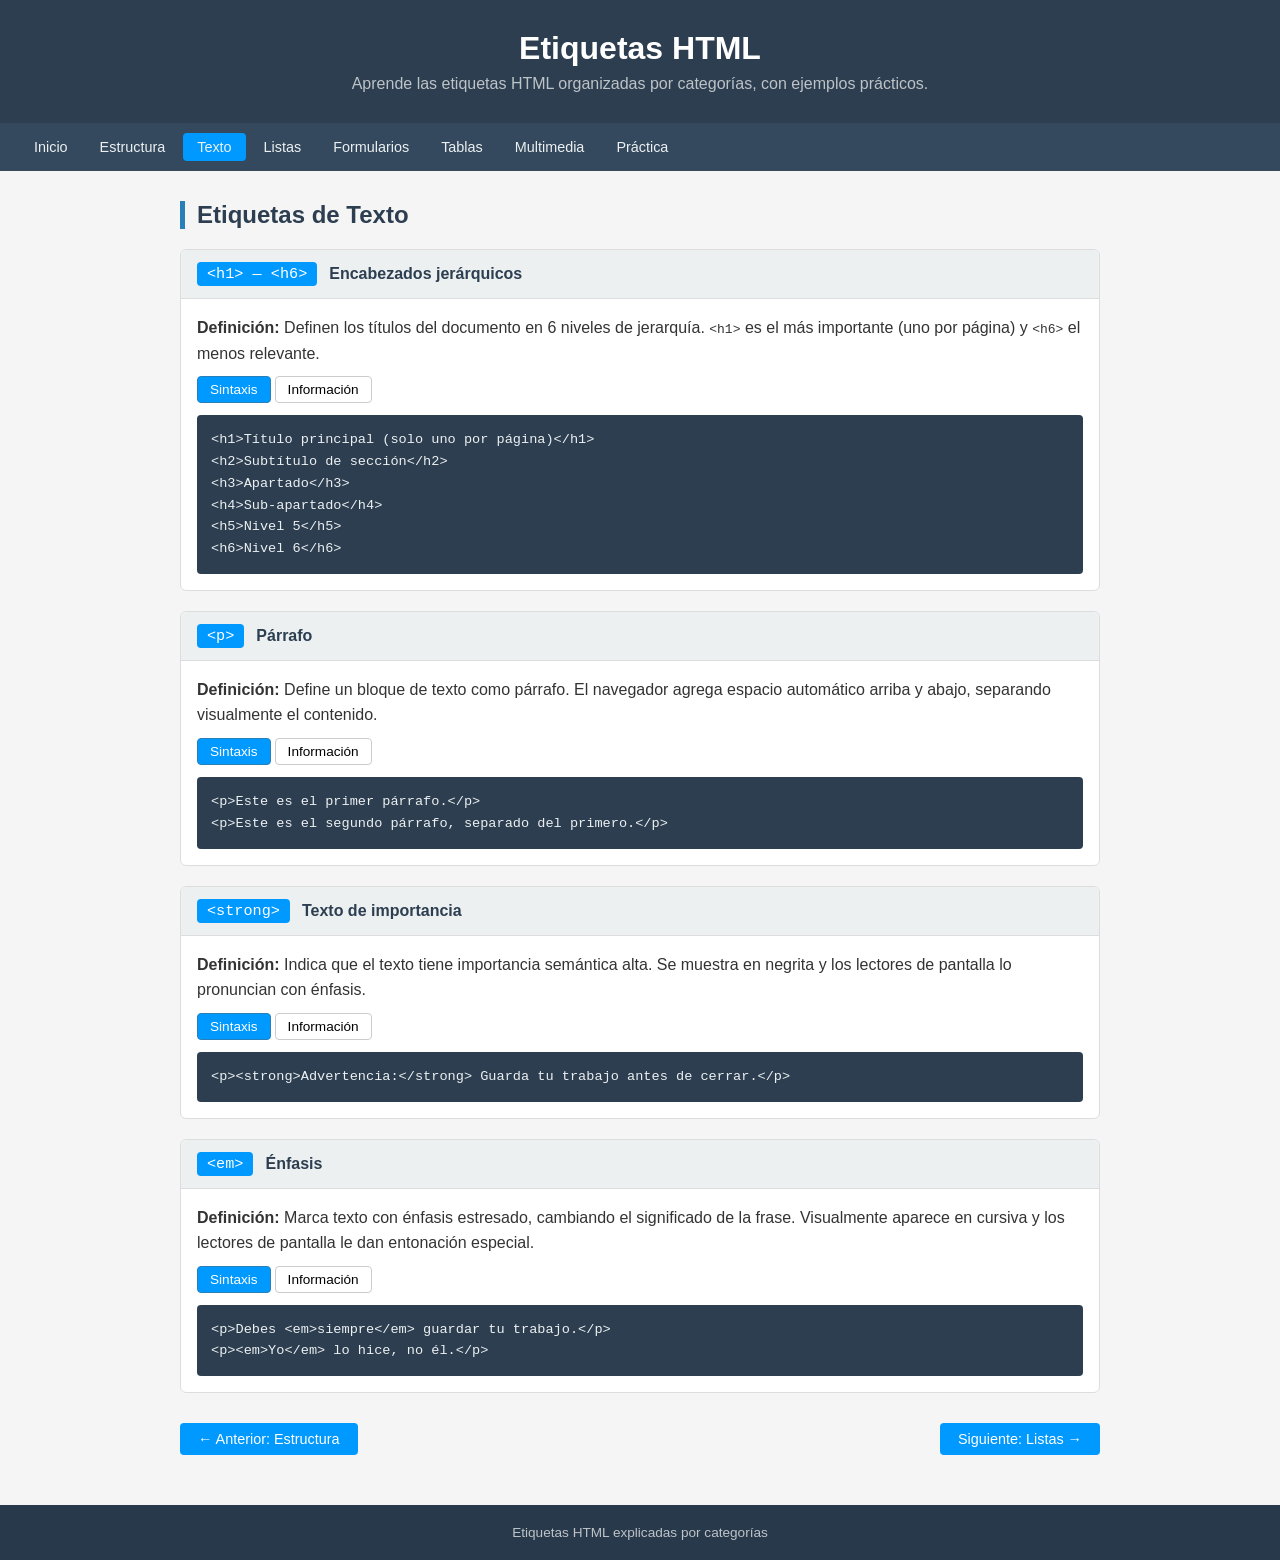
<file: texto.html>
<!DOCTYPE html>
<html lang="es">
<head>
  <meta charset="UTF-8">
  <meta name="viewport" content="width=device-width, initial-scale=1.0">
  <title>Etiquetas HTML</title>
  <link rel="stylesheet" href="css/Style.css">
</head>
<body>
<!-- Contenido visible de la página -->
<!-- Encabezado principal -->
<header>
  <h1>Etiquetas HTML</h1>
  <p>Aprende las etiquetas HTML organizadas por categorías, con ejemplos prácticos.</p>
</header>
<!-- Barra de navegación -->
<nav>
  <a href="index.html">Inicio</a>
  <a href="estructura.html">Estructura</a>
  <a href="texto.html" class="active">Texto</a>
  <a href="listas.html">Listas</a>
  <a href="formularios.html">Formularios</a>
  <a href="tablas.html">Tablas</a>
  <a href="multimedia.html">Multimedia</a>
  <a href="practica.html">Práctica</a>
</nav>
<!-- Contenido principal de la página -->
<!-- Zona principal -->
<main>
<!-- Sección de contenido de la categoría -->
<section class="categoria">
  <h2 class="categoria-titulo">Etiquetas de Texto</h2>

  <div class="tarjeta">
    <div class="tarjeta-header">
      <span class="etiqueta-nombre">&lt;h1&gt; — &lt;h6&gt;</span>
      <h3>Encabezados jerárquicos</h3>
    </div>
    <div class="tarjeta-body">
      <p><strong>Definición:</strong> Definen los títulos del documento en 6 niveles de jerarquía. <code>&lt;h1&gt;</code> es el más importante (uno por página) y <code>&lt;h6&gt;</code> el menos relevante.</p>
      <div class="tabs">
        <button class="tab-btn active" onclick="tab(this,'h1','sin')">Sintaxis</button>
        <button class="tab-btn" onclick="tab(this,'h1','dem')">Información</button>
      </div>
      <div id="h1-sin" class="tab-panel active">
<pre>&lt;h1&gt;Título principal (solo uno por página)&lt;/h1&gt;
&lt;h2&gt;Subtítulo de sección&lt;/h2&gt;
&lt;h3&gt;Apartado&lt;/h3&gt;
&lt;h4&gt;Sub-apartado&lt;/h4&gt;
&lt;h5&gt;Nivel 5&lt;/h5&gt;
&lt;h6&gt;Nivel 6&lt;/h6&gt;</pre>
      </div>
      <div id="h1-dem" class="tab-panel">
        <div class="Información">
          <h1 style="font-size:1.5rem;margin:2px 0">H1 — Título principal</h1>
          <h2 style="font-size:1.25rem;margin:2px 0">H2 — Subtítulo</h2>
          <h3 style="font-size:1.1rem;margin:2px 0">H3 — Apartado</h3>
          <h4 style="font-size:1rem;margin:2px 0">H4 — Sub-apartado</h4>
          <h5 style="font-size:0.9rem;margin:2px 0">H5 — Nivel 5</h5>
          <h6 style="font-size:0.82rem;color:#888;margin:2px 0">H6 — Nivel 6</h6>
          <p style="margin-top:10px;font-size:0.85rem;color:#888">No saltes niveles (h1 → h3). El orden correcto importa para SEO y accesibilidad.</p>
        </div>
      </div>
    </div>
  </div>

  <div class="tarjeta">
    <div class="tarjeta-header">
      <span class="etiqueta-nombre">&lt;p&gt;</span>
      <h3>Párrafo</h3>
    </div>
    <div class="tarjeta-body">
      <p><strong>Definición:</strong> Define un bloque de texto como párrafo. El navegador agrega espacio automático arriba y abajo, separando visualmente el contenido.</p>
      <div class="tabs">
        <button class="tab-btn active" onclick="tab(this,'p1','sin')">Sintaxis</button>
        <button class="tab-btn" onclick="tab(this,'p1','dem')">Información</button>
      </div>
      <div id="p1-sin" class="tab-panel active">
<pre>&lt;p&gt;Este es el primer párrafo.&lt;/p&gt;
&lt;p&gt;Este es el segundo párrafo, separado del primero.&lt;/p&gt;</pre>
      </div>
      <div id="p1-dem" class="tab-panel">
        <div class="Información">
          <p>Este es el primer párrafo. Tiene texto que el navegador muestra en bloque con espacio arriba y abajo.</p>
          <p>Este es el segundo párrafo, visualmente separado del anterior.</p>
          <p style="font-size:0.85rem;color:#888">No uses <code>&lt;br&gt;</code> para simular párrafos. Usa siempre <code>&lt;p&gt;</code>.</p>
        </div>
      </div>
    </div>
  </div>

  <div class="tarjeta">
    <div class="tarjeta-header">
      <span class="etiqueta-nombre">&lt;strong&gt;</span>
      <h3>Texto de importancia</h3>
    </div>
    <div class="tarjeta-body">
      <p><strong>Definición:</strong> Indica que el texto tiene importancia semántica alta. Se muestra en negrita y los lectores de pantalla lo pronuncian con énfasis.</p>
      <div class="tabs">
        <button class="tab-btn active" onclick="tab(this,'strong1','sin')">Sintaxis</button>
        <button class="tab-btn" onclick="tab(this,'strong1','dem')">Información</button>
      </div>
      <div id="strong1-sin" class="tab-panel active">
<pre>&lt;p&gt;&lt;strong&gt;Advertencia:&lt;/strong&gt; Guarda tu trabajo antes de cerrar.&lt;/p&gt;</pre>
      </div>
      <div id="strong1-dem" class="tab-panel">
        <div class="Información">
          <p><strong>Advertencia:</strong> Guarda tu trabajo antes de cerrar.</p>
          <p>El campo de <strong>correo electrónico</strong> es obligatorio.</p>
          <p style="margin-top:8px;font-size:0.85rem;color:#888">Usa <code>&lt;b&gt;</code> solo para negrita visual sin significado semántico.</p>
        </div>
      </div>
    </div>
  </div>

  <div class="tarjeta">
    <div class="tarjeta-header">
      <span class="etiqueta-nombre">&lt;em&gt;</span>
      <h3>Énfasis</h3>
    </div>
    <div class="tarjeta-body">
      <p><strong>Definición:</strong> Marca texto con énfasis estresado, cambiando el significado de la frase. Visualmente aparece en cursiva y los lectores de pantalla le dan entonación especial.</p>
      <div class="tabs">
        <button class="tab-btn active" onclick="tab(this,'em1','sin')">Sintaxis</button>
        <button class="tab-btn" onclick="tab(this,'em1','dem')">Información</button>
      </div>
      <div id="em1-sin" class="tab-panel active">
<pre>&lt;p&gt;Debes &lt;em&gt;siempre&lt;/em&gt; guardar tu trabajo.&lt;/p&gt;
&lt;p&gt;&lt;em&gt;Yo&lt;/em&gt; lo hice, no él.&lt;/p&gt;</pre>
      </div>
      <div id="em1-dem" class="tab-panel">
        <div class="Información">
          <p>Debes <em>siempre</em> guardar tu trabajo.</p>
          <p><em>Yo</em> lo hice, no él.</p>
          <p style="margin-top:8px;font-size:0.85rem;color:#888">Usa <code>&lt;i&gt;</code> solo para cursiva decorativa. <code>&lt;em&gt;</code> es para énfasis real.</p>
        </div>
      </div>
    </div>
  </div>

  <!-- Navegación entre páginas de la guía -->
  <div class="paginacion">
    <a href="estructura.html">← Anterior: Estructura</a>
    <a href="listas.html">Siguiente: Listas →</a>
  </div>
</section>
</main>
<!-- Pie de página con información adicional -->
<footer><p>Etiquetas HTML explicadas por categorías</p></footer>
<!-- Botón para volver al inicio de la página -->
<button id="btnTop" onclick="irArriba()" title="Volver arriba">⬆</button>
<!-- Scripts de interacción (botón subir, pestañas, formularios, etc.) -->
<script src="js/script.js"></script>
</body>
</html>
</file>
<file: css/Style.css>
* {
  box-sizing: border-box;
  margin: 0;
  padding: 0;
}

html, body {
  height: auto;
  min-height: 100%;
  scroll-behavior: smooth;
}

body {
  font-family: Arial, sans-serif;
  background: #f5f5f5;
  color: #333;
}

main{
  min-height: calc(100vh - 200px);
}

/* HEADER */
header {
  background: #2c3e50;
  color: white;
  padding: 30px 20px;
  text-align: center;
}

header h1 { font-size: 2rem; margin-bottom: 8px; }
header p  { color: #bdc3c7; }

/* NAV */
nav {
  background: #34495e;
  display: flex;
  flex-wrap: wrap;
  gap: 4px;
  padding: 10px 20px;
  position: sticky;
  top: 0;
  z-index: 10;
}

nav a {
  color: #ecf0f1;
  text-decoration: none;
  padding: 6px 14px;
  border-radius: 4px;
  font-size: 0.9rem;
  transition: background 0.2s;
}

nav a:hover  { background: #2980b9; }
nav a.active { background: #0099ff; }

/* MAIN */
main {
  max-width: 960px;
  margin: 30px auto;
  padding: 0 20px;
}

/* SECCIÓN */
.categoria { margin-bottom: 50px; }

.categoria-titulo {
  font-size: 1.5rem;
  border-left: 5px solid #2980b9;
  padding-left: 12px;
  margin-bottom: 20px;
  color: #2c3e50;
}

/* TARJETA */
.tarjeta {
  background: white;
  border: 1px solid #ddd;
  border-radius: 6px;
  margin-bottom: 20px;
  overflow: hidden;
}

.tarjeta-header {
  background: #ecf0f1;
  padding: 12px 16px;
  display: flex;
  align-items: center;
  gap: 12px;
  border-bottom: 1px solid #ddd;
  flex-wrap: wrap;
}

.etiqueta-nombre {
  background: #0099ff;
  color: white;
  padding: 3px 10px;
  border-radius: 4px;
  font-family: monospace;
  font-size: 0.95rem;
  white-space: nowrap;
}

.tarjeta-header h3 { font-size: 1rem; color: #2c3e50; }

.tarjeta-body { padding: 16px; }
.tarjeta-body p { margin-bottom: 10px; line-height: 1.6; }

/* TABS */
.tabs {
  display: flex;
  gap: 4px;
  margin-bottom: 12px;
  flex-wrap: wrap;
}

.tab-btn {
  padding: 5px 12px;
  border: 1px solid #ccc;
  background: rgb(255, 255, 255);
  cursor: pointer;
  border-radius: 4px;
  font-size: 0.85rem;
}

.tab-btn:hover  { background: #96b1c4; color: white; }
.tab-btn.active { background: #0099ff; color: white; border-color: #2980b9; }

.tab-panel        { display: none; }
.tab-panel.active { display: block; }

/* BLOQUE DE CÓDIGO */
pre {
  background: #2c3e50;
  color: #ecf0f1;
  padding: 14px;
  border-radius: 4px;
  overflow-x: auto;
  font-size: 0.85rem;
  line-height: 1.6;
}

/* INFO / DEMO */
.Información {
  background: #fafafa;
  border: 1px dashed #ccc;
  border-radius: 4px;
  padding: 14px;
}

.Información h1, .Información h2, .Información h3 { margin: 4px 0; }
.Información p          { margin: 4px 0; }
.Información a          { color: #2980b9; }
.Información blockquote { border-left: 3px solid #2980b9; padding-left: 10px; color: #666; margin: 6px 0; }
.Información table      { border-collapse: collapse; width: 100%; font-size: 0.9rem; }
.Información th         { background: #2c3e50; color: white; padding: 6px 10px; text-align: left; }
.Información td         { padding: 6px 10px; border: 1px solid #ddd; }
.Información ul, .Información ol { padding-left: 20px; }
.Información li         { margin: 3px 0; }
.Información form       { display: flex; flex-direction: column; gap: 8px; }
.Información input, .Información select, .Información textarea {
  padding: 6px;
  border: 1px solid #ccc;
  border-radius: 4px;
  width: 100%;
  font-family: Arial;
}
.Información label      { font-size: 0.85rem; color: #555; display: flex; flex-direction: column; gap: 4px; }
.Información button     { background: #2980b9; color: white; border: none; padding: 8px 16px; border-radius: 4px; cursor: pointer; width: fit-content; }
.Información figure     { background: #ecf0f1; padding: 12px; border-radius: 4px; text-align: center; }
.Información figcaption { font-size: 0.8rem; color: #666; margin-top: 6px; font-style: italic; }
.Información dl         { display: grid; grid-template-columns: auto 1fr; gap: 4px 12px; }
.Información dt         { font-weight: bold; color: #2980b9; }
.Información dd         { color: #555; }
.Información mark       { background: #f9ca24; padding: 1px 3px; }
.Información code       { background: #ecf0f1; padding: 1px 5px; border-radius: 3px; font-family: monospace; }
.Información details    { background: #ecf0f1; padding: 10px; border-radius: 4px; margin-bottom: 6px; }
.Información summary    { cursor: pointer; font-weight: bold; }

/* FORMULARIO PRÁCTICO */
.form-section {
  background: white;
  border: 1px solid #ddd;
  border-radius: 6px;
  overflow: hidden;
  margin-bottom: 40px;
}

.form-section-header {
  background: #2c3e50;
  color: white;
  padding: 16px 20px;
}

.form-section-header h2 { font-size: 1.2rem; }
.form-section-header p  { color: #bdc3c7; font-size: 0.9rem; margin-top: 4px; }

.form-body {
  padding: 20px;
  display: grid;
  grid-template-columns: 1fr 1fr;
  gap: 14px;
}

.fg           { display: flex; flex-direction: column; gap: 4px; }
.fg.full      { grid-column: 1 / -1; }
.fg label     { font-size: 0.85rem; color: #555; font-weight: bold; }

.fg input, .fg select, .fg textarea {
  padding: 8px;
  border: 1px solid #ccc;
  border-radius: 4px;
  font-family: Arial;
  font-size: 0.9rem;
}

.fg input:focus, .fg select:focus, .fg textarea:focus {
  outline: none;
  border-color: #2980b9;
}

.fg textarea { resize: vertical; min-height: 90px; }

.radio-group, .check-group { display: flex; flex-wrap: wrap; gap: 12px; }

.radio-group label, .check-group label {
  display: flex;
  align-items: center;
  gap: 5px;
  font-size: 0.85rem;
  color: #555;
  font-weight: normal;
  cursor: pointer;
}

.btn-enviar {
  grid-column: 1 / -1;
  background: #2980b9;
  color: white;
  border: none;
  padding: 10px 24px;
  border-radius: 4px;
  font-size: 1rem;
  cursor: pointer;
  width: fit-content;
}

.btn-enviar:hover { background: #1f6fa1; }

.form-msg {
  grid-column: 1 / -1;
  display: none;
  padding: 10px;
  border-radius: 4px;
  font-size: 0.9rem;
  text-align: center;
}

/* PAGINACIÓN */
.paginacion {
  display: flex;
  justify-content: space-between;
  align-items: center;
  margin: 30px 0 10px;
}

.paginacion a {
  background: #0099ff;
  color: white;
  text-decoration: none;
  padding: 8px 18px;
  border-radius: 4px;
  font-size: 0.9rem;
  transition: background 0.2s;
}

.paginacion a:hover  { background: #1f6fa1; }
.paginacion .vacio   { visibility: hidden; }

/* FOOTER */
footer {
  background: #28394b;
  color: #bdc3c7;
  text-align: center;
  padding: 20px;
  font-size: 0.85rem;
  width: 100%;
}

/* RESPONSIVE */
@media (max-width: 600px) {
  .form-body { grid-template-columns: 1fr; }
  .fg.full, .btn-enviar, .form-msg { grid-column: 1; }
}

/* CARDS GRID */
.cards-grid {
  display: grid;
  grid-template-columns: repeat(3, 1fr);
  gap: 20px;
  margin-top: 36px;
}

@media (max-width: 800px) {
  .cards-grid { grid-template-columns: repeat(2, 1fr); }
}

@media (max-width: 520px) {
  .cards-grid { grid-template-columns: 1fr; }
}

.card {
  background: white;
  border: 1px solid #ddd;
  border-radius: 8px;
  padding: 24px 20px 20px;
  text-decoration: none;
  color: #333;
  transition: box-shadow 0.2s, transform 0.2s;
  display: flex;
  flex-direction: column;
  gap: 8px;
}

.card:hover {
  box-shadow: 0 4px 16px rgba(41,128,185,0.15);
  transform: translateY(-3px);
  border-color: #2980b9;
}

.card-top {
  display: flex;
  align-items: center;
  gap: 12px;
  margin-bottom: 4px;
}

.card-icon {
  width: 42px;
  height: 42px;
  border-radius: 10px;
  background: #eaf2fb;
  display: flex;
  align-items: center;
  justify-content: center;
  font-size: 1.3rem;
  flex-shrink: 0;
}

.card h2   { font-size: 1rem; color: #2c3e50; margin: 0; }
.card p    { font-size: 0.82rem; color: #888; line-height: 1.5; margin: 0; }

.card-tags {
  display: flex;
  flex-wrap: wrap;
  gap: 5px;
  margin-top: 4px;
}

.card-tags code {
  background: #f0f4f8;
  color: #2980b9;
  font-size: 0.72rem;
  padding: 2px 7px;
  border-radius: 4px;
  font-family: monospace;
}

.card-link {
  margin-top: auto;
  padding-top: 14px;
  font-size: 0.82rem;
  color: #2980b9;
  font-weight: bold;
}

.section-label {
  font-size: 0.75rem;
  text-transform: uppercase;
  letter-spacing: 0.1em;
  color: #999;
  margin: 36px 0 4px;
  font-weight: bold;
}

/* BOTÓN VOLVER ARRIBA */
#btnTop {
  position: fixed;
  bottom: 30px;
  right: 30px;
  width: 48px;
  height: 48px;
  border-radius: 50%;
  background: #2980b9;
  color: white;
  border: none;
  font-size: 1.5rem;
  cursor: pointer;
  box-shadow: 0 3px 10px rgba(0,0,0,0.3);
  display: flex;
  align-items: center;
  justify-content: center;
  opacity: 0;
  pointer-events: none;
  transition: opacity 0.3s, background 0.2s, transform 0.2s;
  z-index: 999;
}

#btnTop:hover {
  background: #1f6fa1;
  transform: translateY(-3px);
}
</file>
